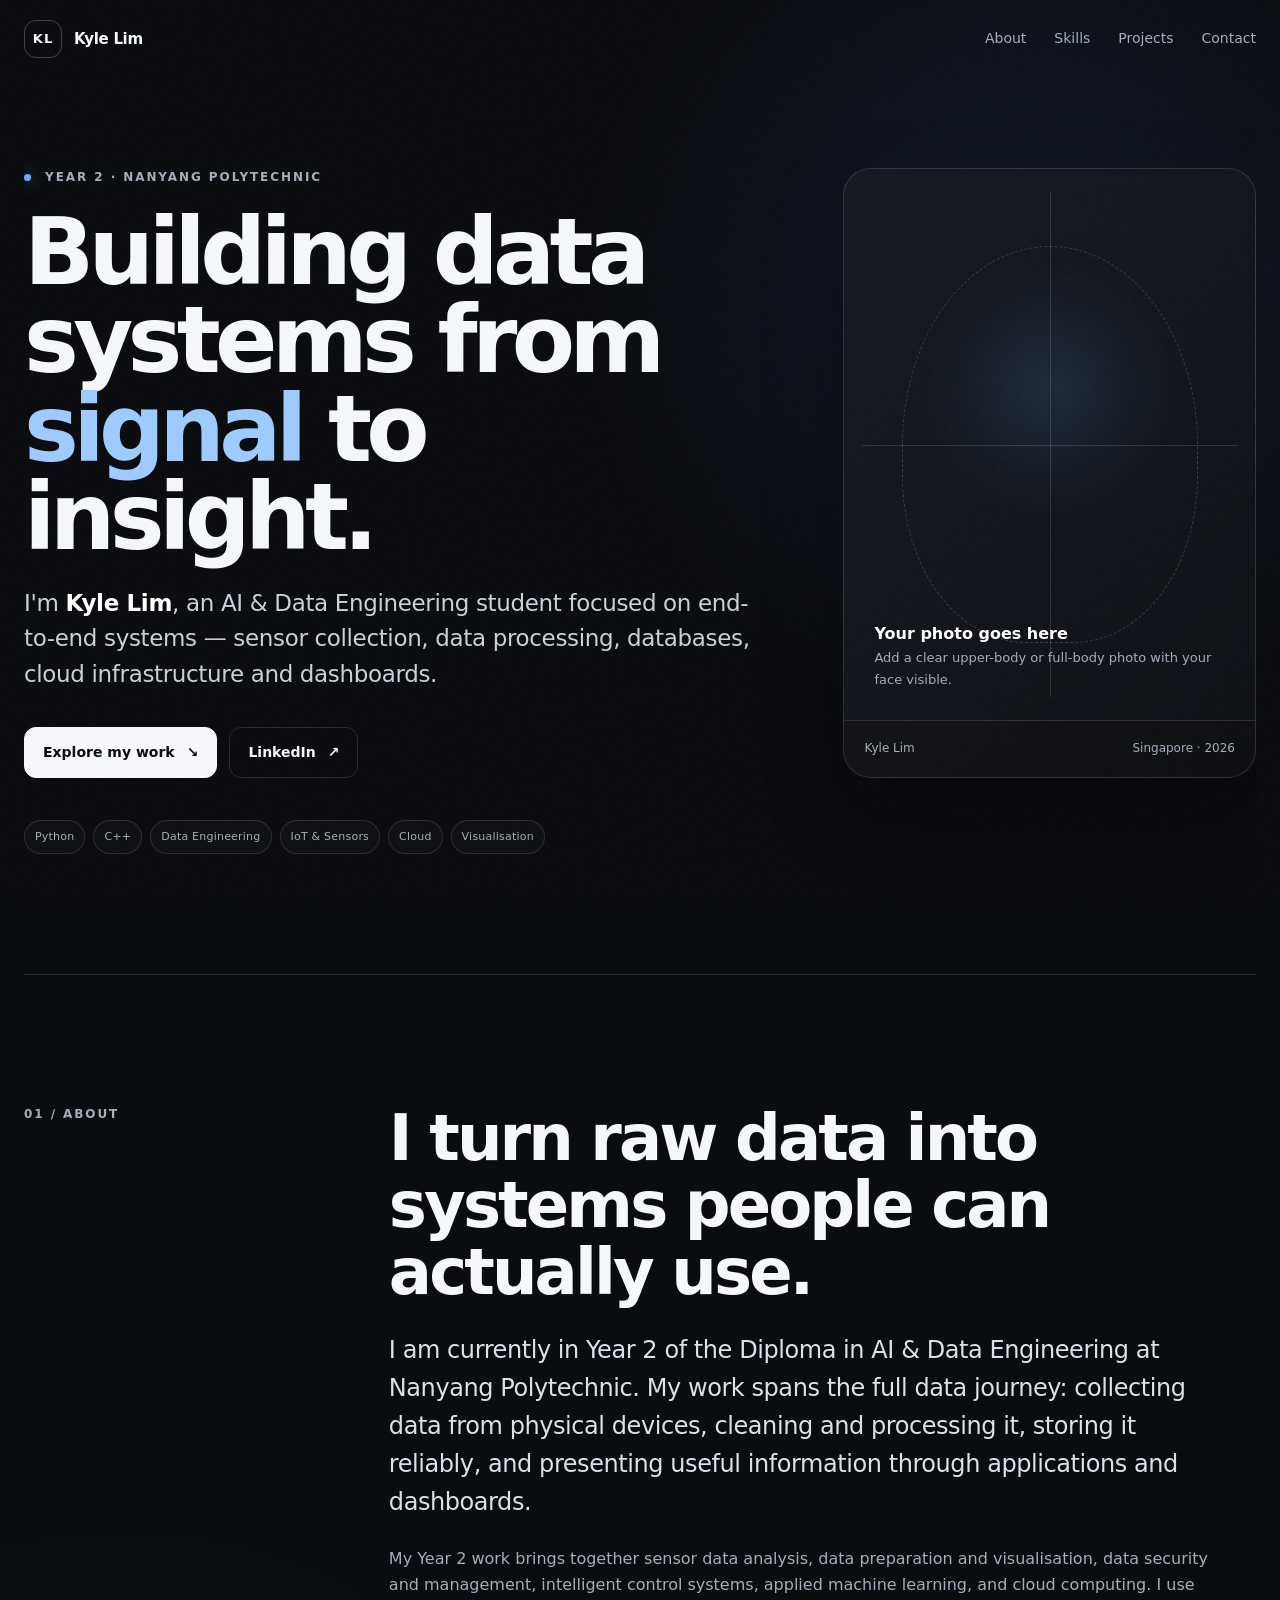
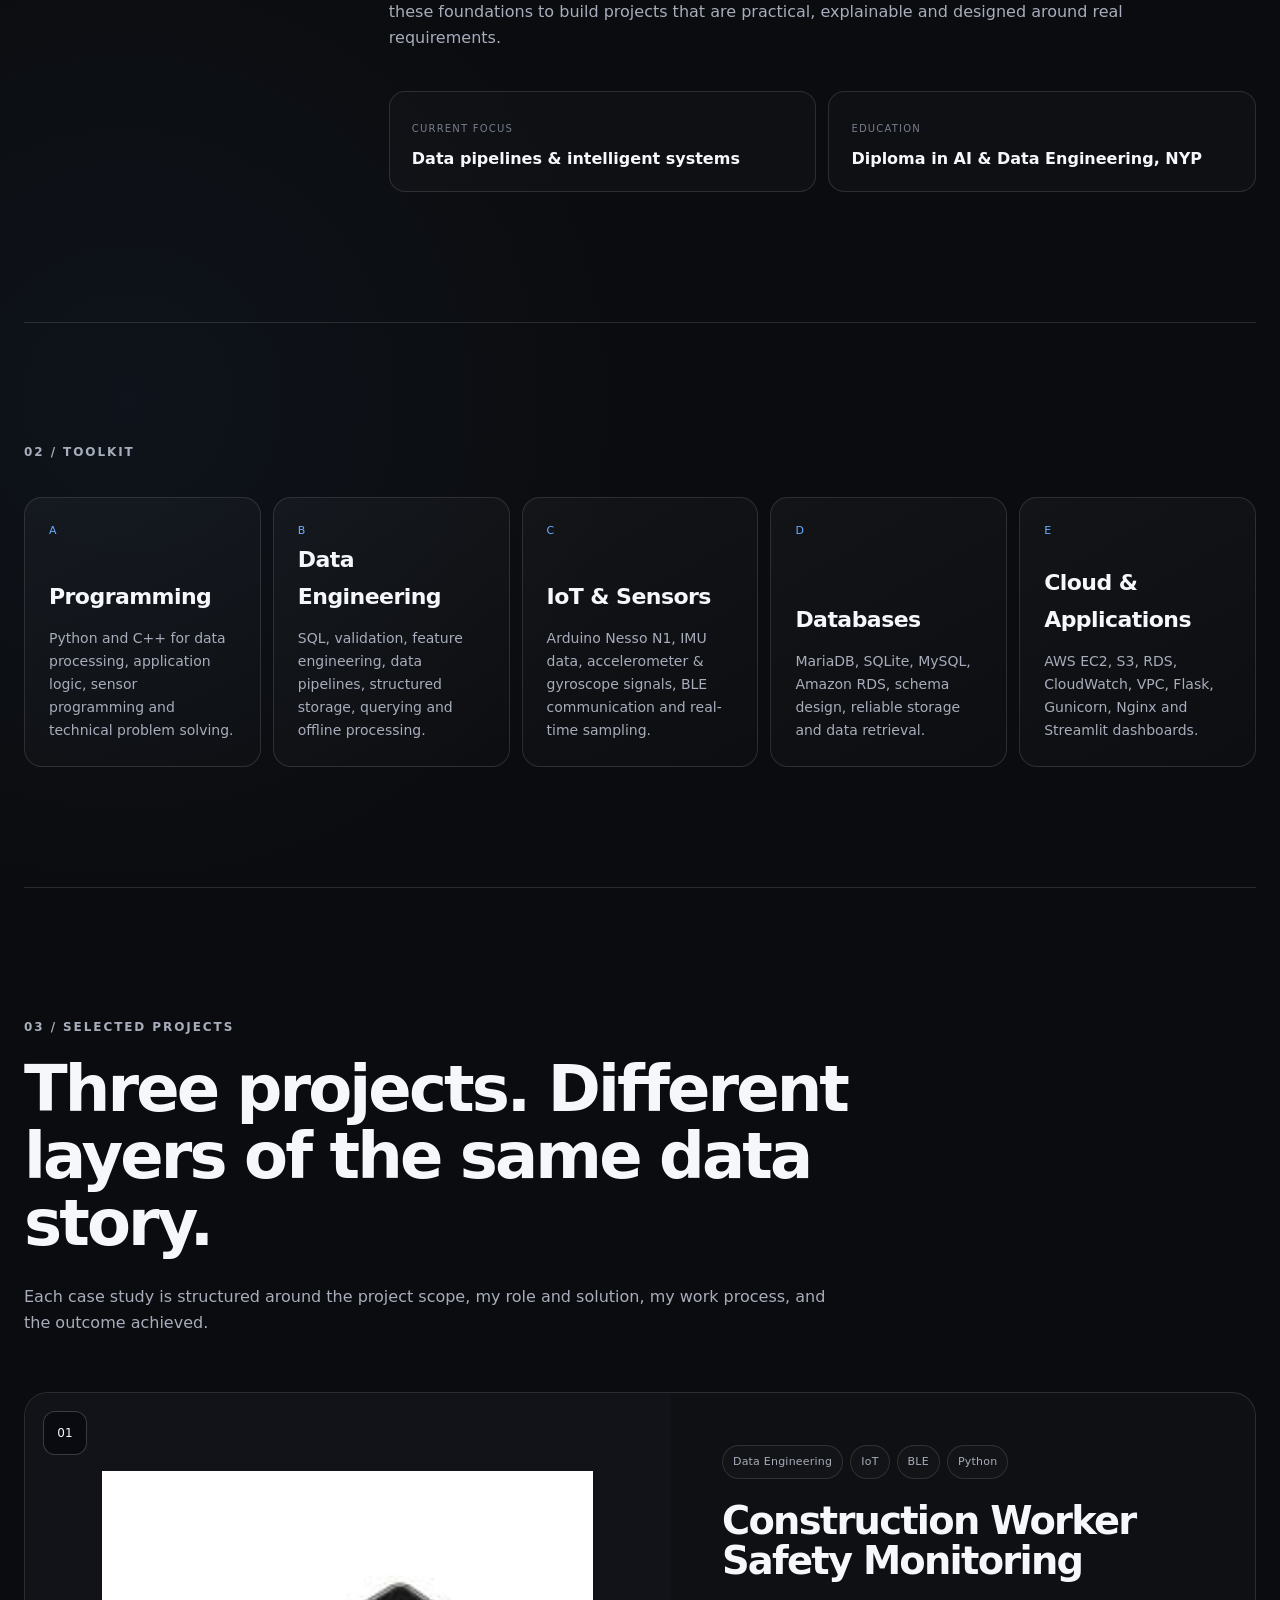
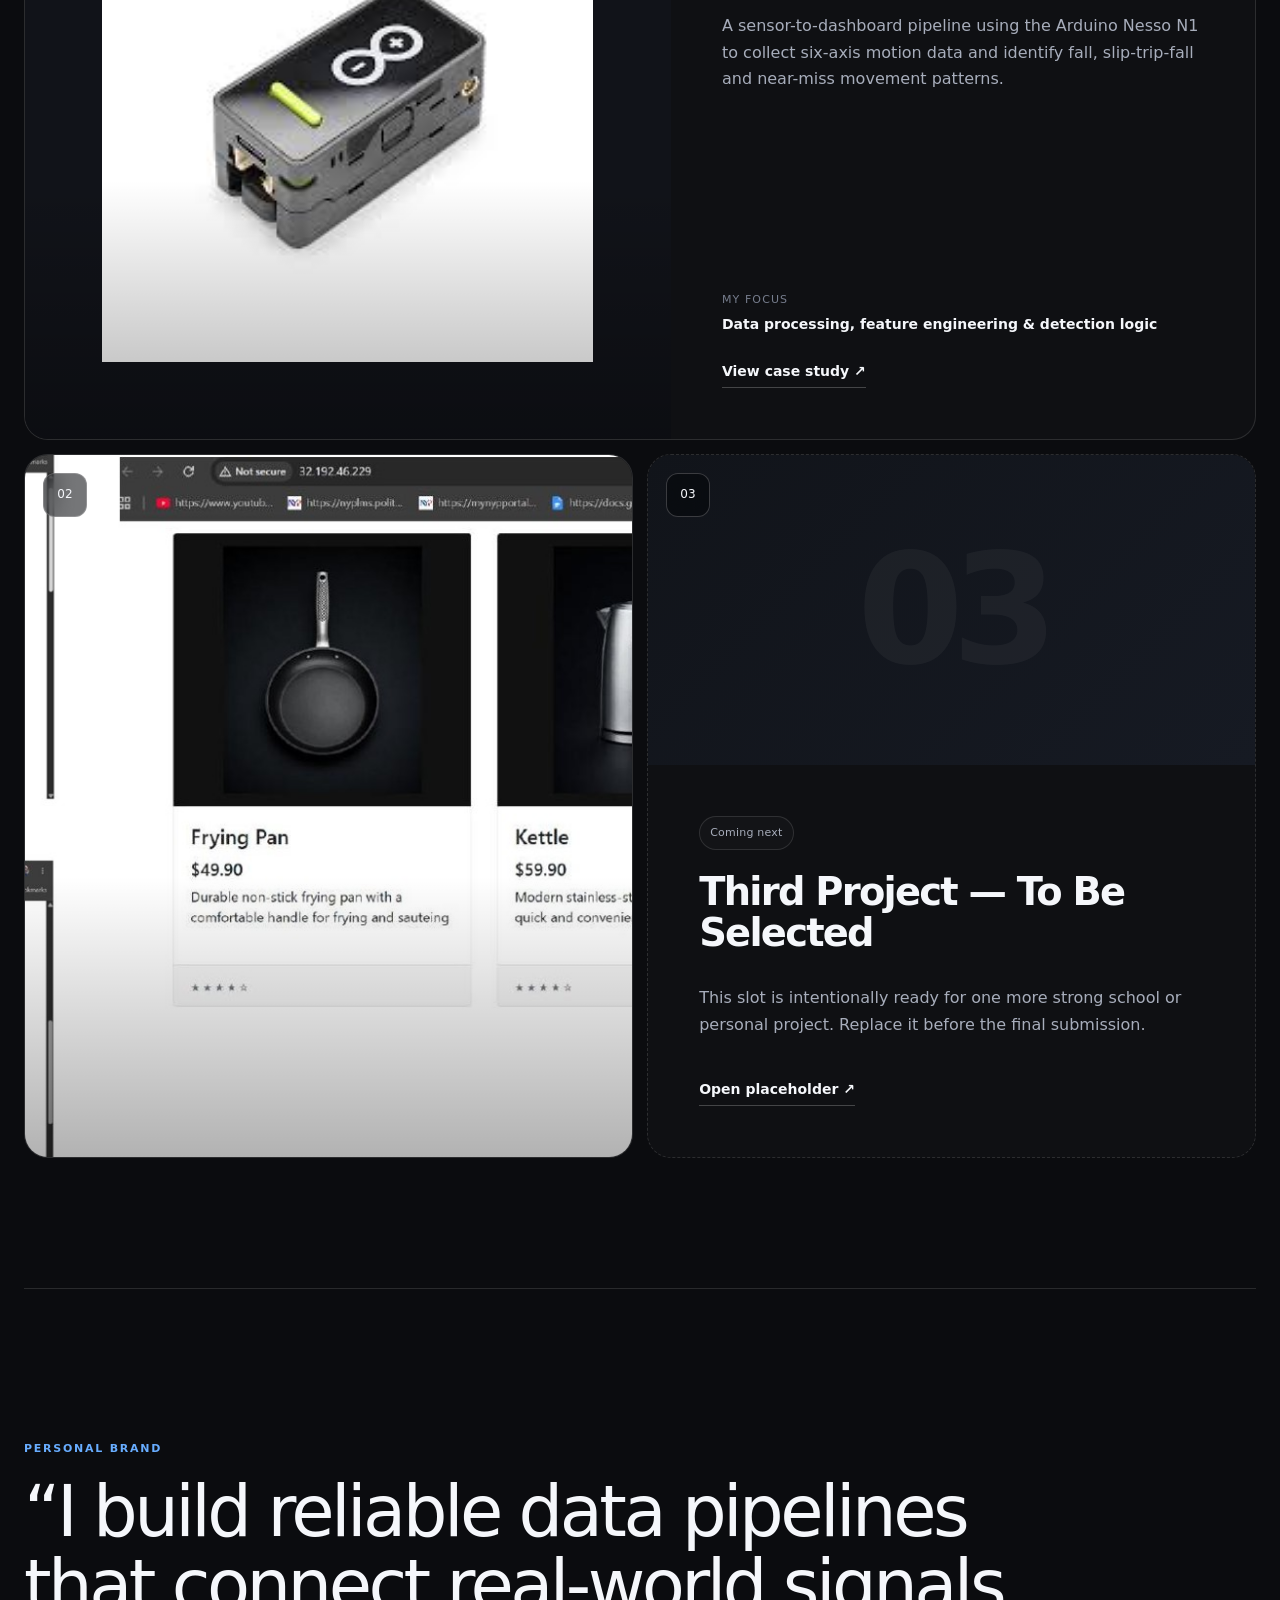
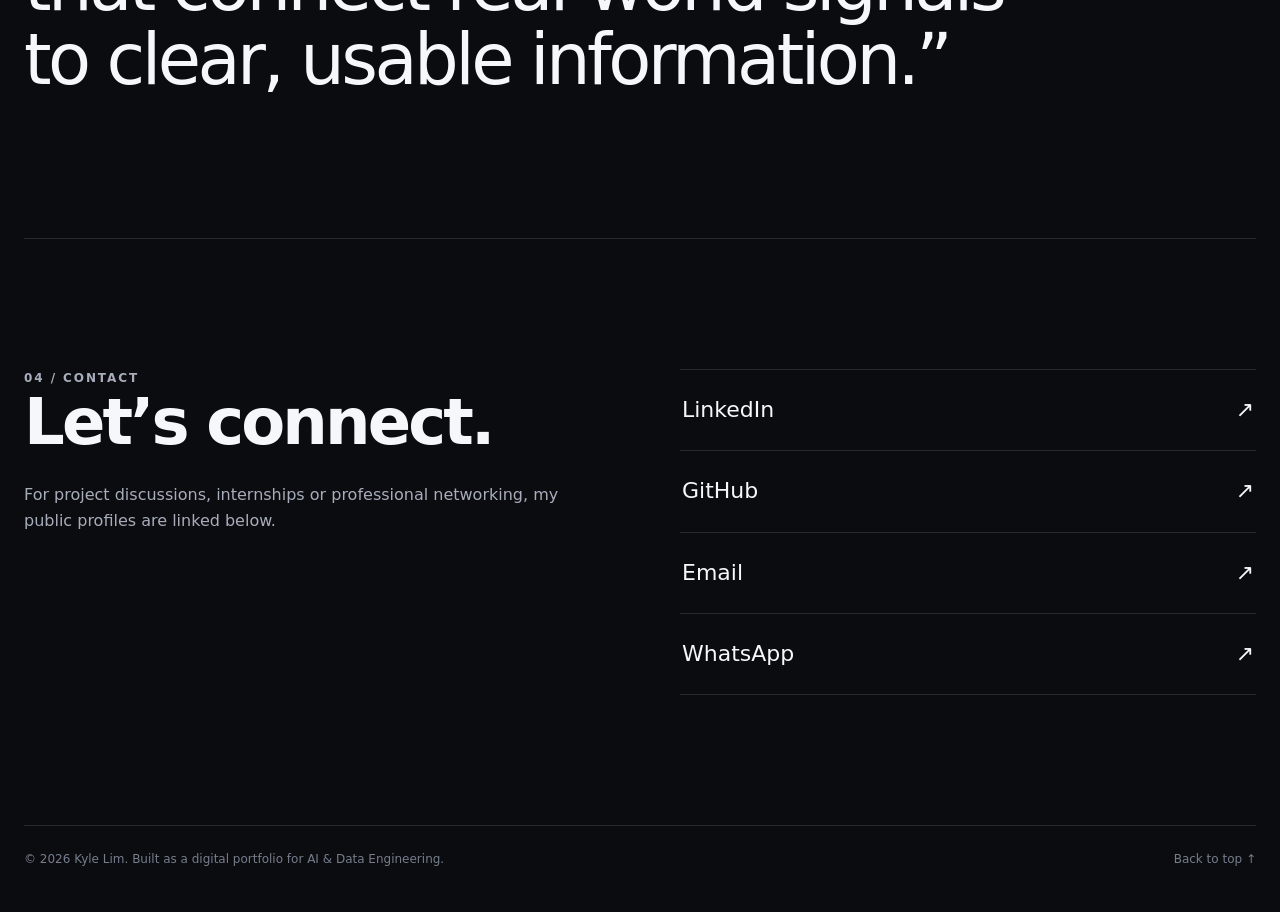
<file: index.html>
<!doctype html>
<html lang="en">
<head>
  <meta charset="utf-8">
  <meta name="viewport" content="width=device-width, initial-scale=1">
  <meta name="description" content="Kyle Lim — Year 2 AI & Data Engineering student at Nanyang Polytechnic. Portfolio featuring sensor data engineering, cloud computing and software projects.">
  <meta name="theme-color" content="#0b0c0f">
  <title>Kyle Lim — AI & Data Engineering</title>
  <link rel="icon" href="favicon.svg" type="image/svg+xml">
  <link rel="stylesheet" href="styles.css">
  <script src="profile-config.js" defer></script>
  <script src="script.js" defer></script>
</head>
<body>
  <a class="skip-link" href="#main">Skip to content</a>
  <div class="noise" aria-hidden="true"></div>

  <header class="site-header" data-header>
    <a class="brand" href="index.html" aria-label="Kyle Lim home">
      <span class="brand-mark">KL</span>
      <span class="brand-name">Kyle Lim</span>
    </a>
    <button class="menu-toggle" type="button" aria-label="Open navigation" aria-expanded="false" data-menu-toggle>
      <span></span><span></span>
    </button>
    <nav class="site-nav" data-nav aria-label="Primary navigation">
      <a href="#about">About</a>
      <a href="#skills">Skills</a>
      <a href="#projects">Projects</a>
      <a href="#contact">Contact</a>
    </nav>
  </header>

  <main id="main">
    <section class="hero section-shell" aria-labelledby="hero-title">
      <div class="hero-grid" aria-hidden="true"></div>
      <div class="hero-copy reveal">
        <div class="eyebrow"><span class="status-dot"></span> Year 2 · Nanyang Polytechnic</div>
        <h1 id="hero-title">Building data systems from <span class="text-accent">signal</span> to insight.</h1>
        <p class="hero-lede">I'm <strong>Kyle Lim</strong>, an AI &amp; Data Engineering student focused on end-to-end systems — sensor collection, data processing, databases, cloud infrastructure and dashboards.</p>
        <div class="hero-actions">
          <a class="button button-primary" href="#projects">Explore my work <span aria-hidden="true">↘</span></a>
          <a class="button button-ghost profile-link" data-profile-link="linkedin" href="#" target="_blank" rel="noreferrer">LinkedIn <span aria-hidden="true">↗</span></a>
        </div>
        <div class="hero-proof" aria-label="Key areas">
          <span>Python</span><span>C++</span><span>Data Engineering</span><span>IoT &amp; Sensors</span><span>Cloud</span><span>Visualisation</span>
        </div>
      </div>

      <aside class="portrait-card reveal reveal-delay" aria-label="Profile photo placeholder">
        <div class="portrait-placeholder">
          <div class="portrait-crosshair" aria-hidden="true"></div>
          <p><strong>Your photo goes here</strong><br><span>Add a clear upper-body or full-body photo with your face visible.</span></p>
        </div>
        <div class="portrait-meta">
          <span>Kyle Lim</span>
          <span>Singapore · 2026</span>
        </div>
      </aside>
    </section>

    <section id="about" class="section-shell split-section">
      <div class="section-kicker reveal">01 / ABOUT</div>
      <div class="section-content reveal">
        <h2>I turn raw data into systems people can actually use.</h2>
        <p class="large-copy">I am currently in Year 2 of the Diploma in AI &amp; Data Engineering at Nanyang Polytechnic. My work spans the full data journey: collecting data from physical devices, cleaning and processing it, storing it reliably, and presenting useful information through applications and dashboards.</p>
        <p>My Year 2 work brings together sensor data analysis, data preparation and visualisation, data security and management, intelligent control systems, applied machine learning, and cloud computing. I use these foundations to build projects that are practical, explainable and designed around real requirements.</p>
        <div class="about-cards">
          <div class="mini-card"><span class="mini-label">Current focus</span><strong>Data pipelines &amp; intelligent systems</strong></div>
          <div class="mini-card"><span class="mini-label">Education</span><strong>Diploma in AI &amp; Data Engineering, NYP</strong></div>
        </div>
      </div>
    </section>

    <section id="skills" class="section-shell skills-section">
      <div class="section-kicker reveal">02 / TOOLKIT</div>
      <div class="skills-grid">
        <article class="skill-card reveal">
          <span class="skill-index">A</span>
          <h3>Programming</h3>
          <p>Python and C++ for data processing, application logic, sensor programming and technical problem solving.</p>
        </article>
        <article class="skill-card reveal reveal-delay-1">
          <span class="skill-index">B</span>
          <h3>Data Engineering</h3>
          <p>SQL, validation, feature engineering, data pipelines, structured storage, querying and offline processing.</p>
        </article>
        <article class="skill-card reveal reveal-delay-2">
          <span class="skill-index">C</span>
          <h3>IoT &amp; Sensors</h3>
          <p>Arduino Nesso N1, IMU data, accelerometer &amp; gyroscope signals, BLE communication and real-time sampling.</p>
        </article>
        <article class="skill-card reveal reveal-delay-3">
          <span class="skill-index">D</span>
          <h3>Databases</h3>
          <p>MariaDB, SQLite, MySQL, Amazon RDS, schema design, reliable storage and data retrieval.</p>
        </article>
        <article class="skill-card reveal reveal-delay-3">
          <span class="skill-index">E</span>
          <h3>Cloud &amp; Applications</h3>
          <p>AWS EC2, S3, RDS, CloudWatch, VPC, Flask, Gunicorn, Nginx and Streamlit dashboards.</p>
        </article>
      </div>
    </section>

    <section id="projects" class="section-shell projects-section">
      <div class="section-heading reveal">
        <div class="section-kicker">03 / SELECTED PROJECTS</div>
        <h2>Three projects. Different layers of the same data story.</h2>
        <p>Each case study is structured around the project scope, my role and solution, my work process, and the outcome achieved.</p>
      </div>

      <article class="project-card project-card-featured reveal">
        <a class="project-media" href="nesso.html" aria-label="Open Nesso N1 project case study">
          <img src="nesso-device.png" alt="Arduino Nesso N1 device used for the worker safety monitoring project">
          <div class="project-media-overlay"></div>
          <span class="project-number">01</span>
        </a>
        <div class="project-info">
          <div class="project-tags"><span>Data Engineering</span><span>IoT</span><span>BLE</span><span>Python</span></div>
          <h3><a href="nesso.html">Construction Worker Safety Monitoring</a></h3>
          <p>A sensor-to-dashboard pipeline using the Arduino Nesso N1 to collect six-axis motion data and identify fall, slip-trip-fall and near-miss movement patterns.</p>
          <div class="project-role"><span>My focus</span><strong>Data processing, feature engineering &amp; detection logic</strong></div>
          <a class="text-link" href="nesso.html">View case study <span aria-hidden="true">↗</span></a>
        </div>
      </article>

      <div class="project-grid-two">
        <article class="project-card project-card-compact reveal">
          <a class="project-media cloud-media" href="cloud.html" aria-label="Open AWS cloud project case study">
            <img src="cloud-storefront.jpg" alt="Cloud-hosted kitchenware e-commerce catalogue displayed in a browser">
            <div class="project-media-overlay"></div>
            <span class="project-number">02</span>
          </a>
          <div class="project-info">
            <div class="project-tags"><span>AWS</span><span>Flask</span><span>RDS</span><span>S3</span></div>
            <h3><a href="cloud.html">Cloud E-commerce Application</a></h3>
            <p>A cost-aware AWS architecture for a nine-product kitchenware catalogue using EC2, RDS, S3 and the Well-Architected Framework.</p>
            <a class="text-link" href="cloud.html">View case study <span aria-hidden="true">↗</span></a>
          </div>
        </article>

        <article class="project-card project-card-compact project-placeholder reveal reveal-delay-1">
          <a class="project-media placeholder-media" href="project3.html" aria-label="Open project three placeholder">
            <div class="placeholder-symbol" aria-hidden="true">03</div>
            <span class="project-number">03</span>
          </a>
          <div class="project-info">
            <div class="project-tags"><span>Coming next</span></div>
            <h3><a href="project3.html">Third Project — To Be Selected</a></h3>
            <p>This slot is intentionally ready for one more strong school or personal project. Replace it before the final submission.</p>
            <a class="text-link" href="project3.html">Open placeholder <span aria-hidden="true">↗</span></a>
          </div>
        </article>
      </div>
    </section>

    <section class="section-shell statement-section reveal">
      <p class="statement-label">PERSONAL BRAND</p>
      <blockquote>“I build reliable data pipelines that connect real-world signals to clear, usable information.”</blockquote>
    </section>

    <section id="contact" class="section-shell contact-section">
      <div class="contact-copy reveal">
        <div class="section-kicker">04 / CONTACT</div>
        <h2>Let’s connect.</h2>
        <p>For project discussions, internships or professional networking, my public profiles are linked below.</p>
      </div>
      <div class="contact-links reveal reveal-delay">
        <a class="contact-link profile-link" data-profile-link="linkedin" href="#" target="_blank" rel="noreferrer"><span>LinkedIn</span><span aria-hidden="true">↗</span></a>
        <a class="contact-link profile-link" data-profile-link="github" href="#" target="_blank" rel="noreferrer"><span>GitHub</span><span aria-hidden="true">↗</span></a>
        <a class="contact-link profile-link" data-profile-link="email" href="#"><span>Email</span><span aria-hidden="true">↗</span></a>
        <a class="contact-link profile-link" data-profile-link="whatsapp" href="#" target="_blank" rel="noreferrer"><span>WhatsApp</span><span aria-hidden="true">↗</span></a>
      </div>
    </section>
  </main>

  <footer class="site-footer section-shell">
    <p>© 2026 Kyle Lim. Built as a digital portfolio for AI &amp; Data Engineering.</p>
    <a href="#main">Back to top ↑</a>
  </footer>
</body>
</html>
</file>
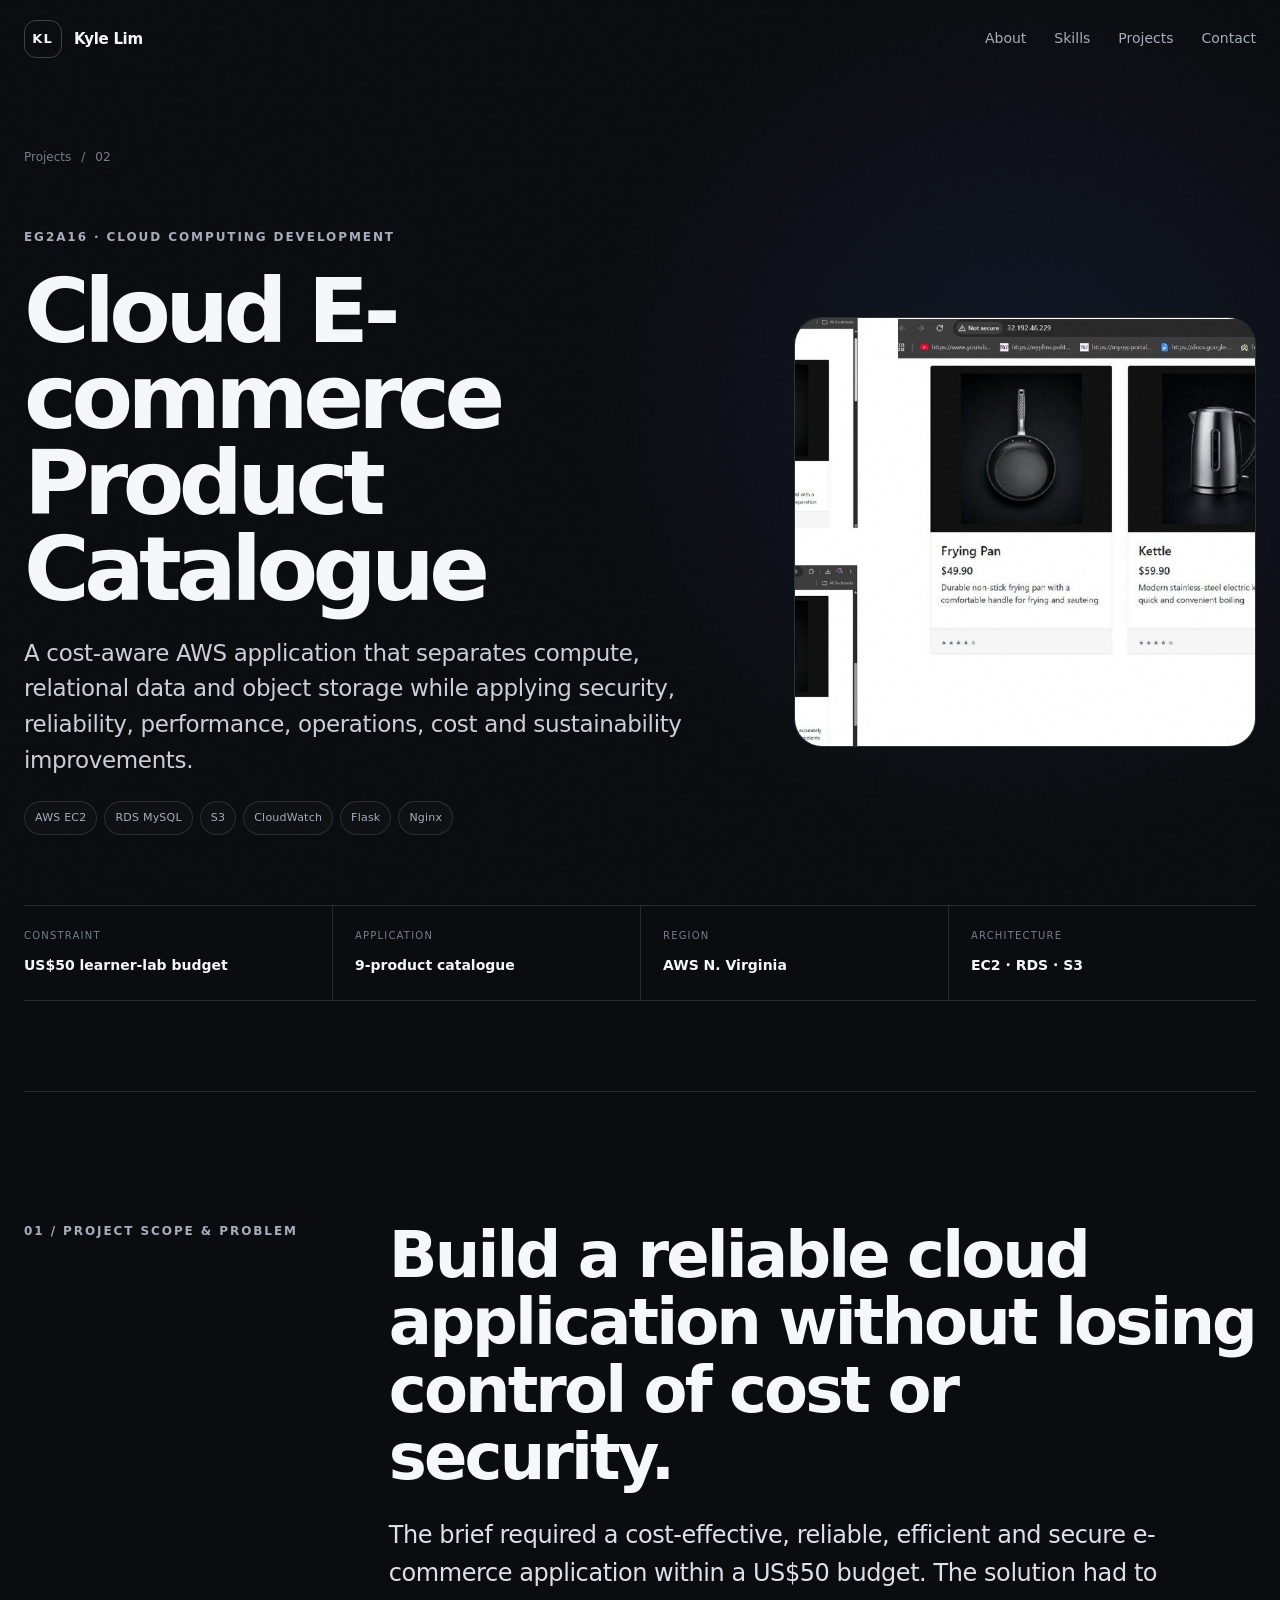
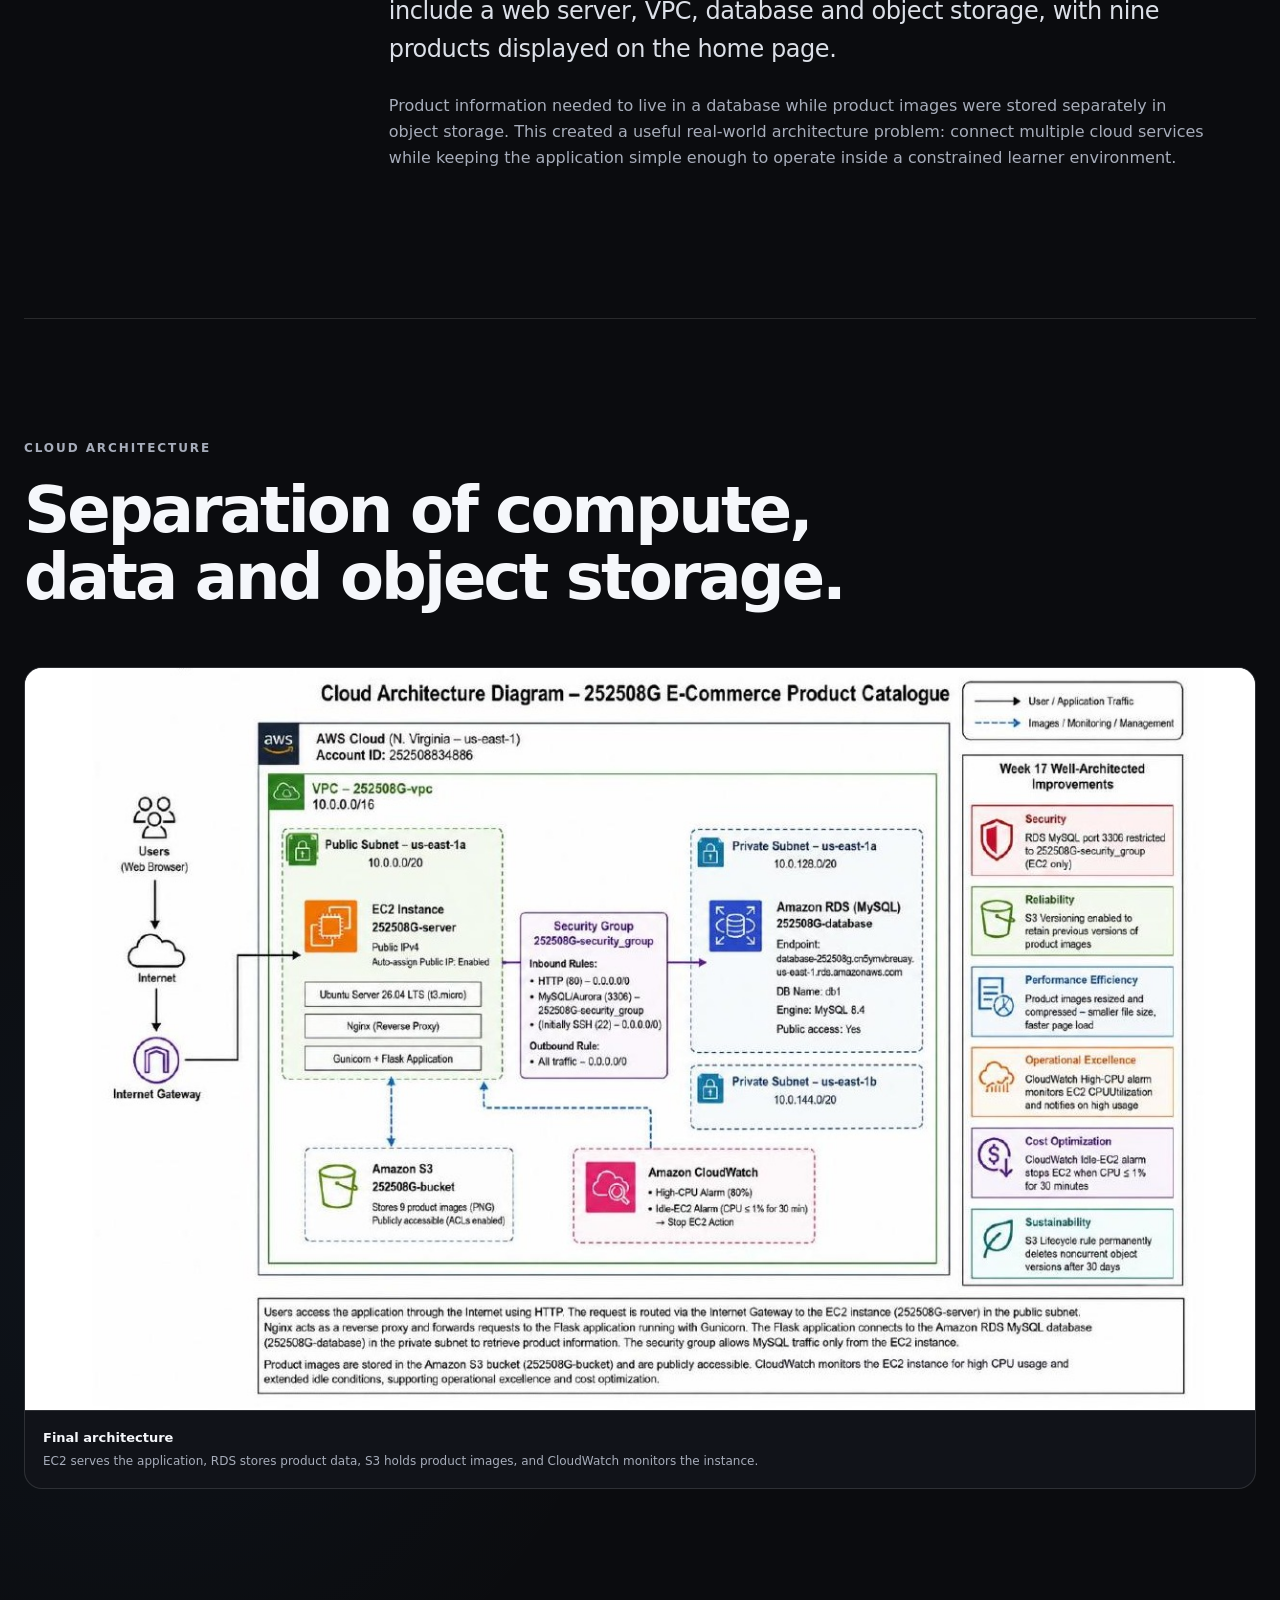
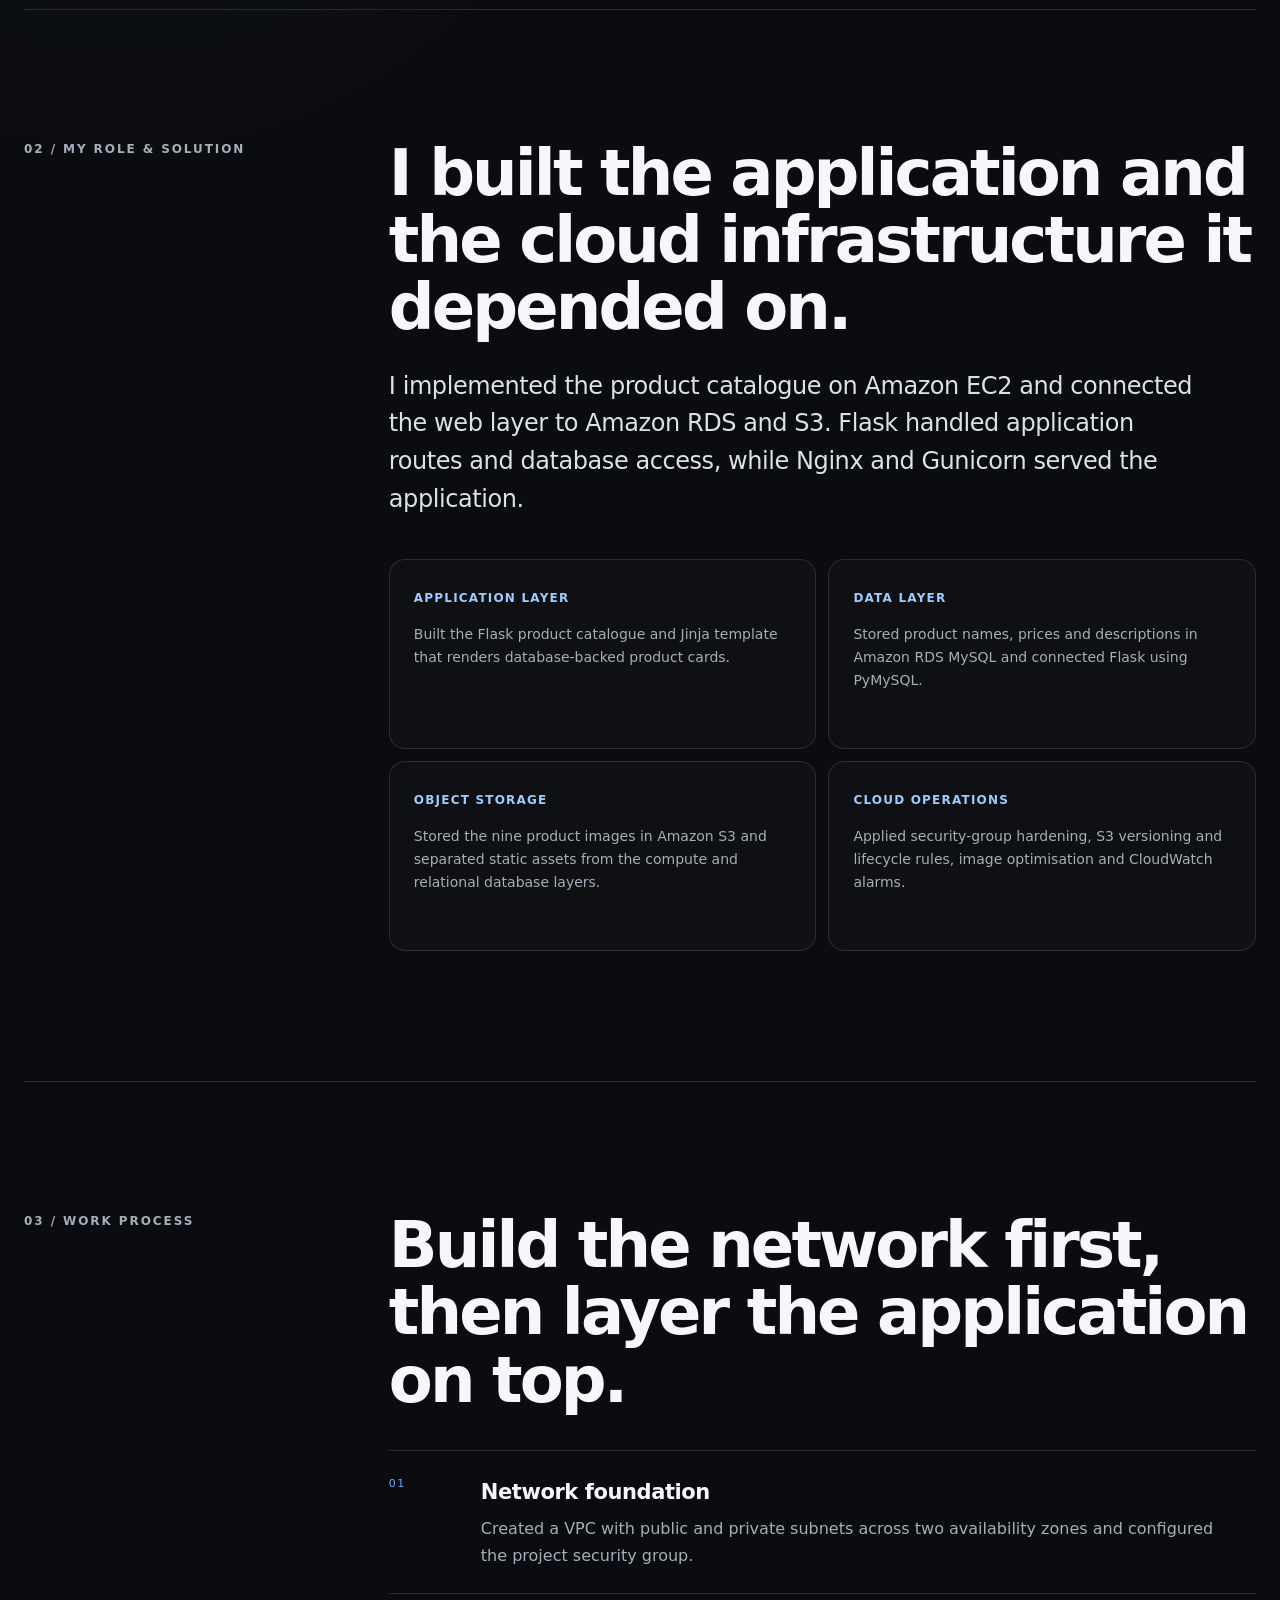
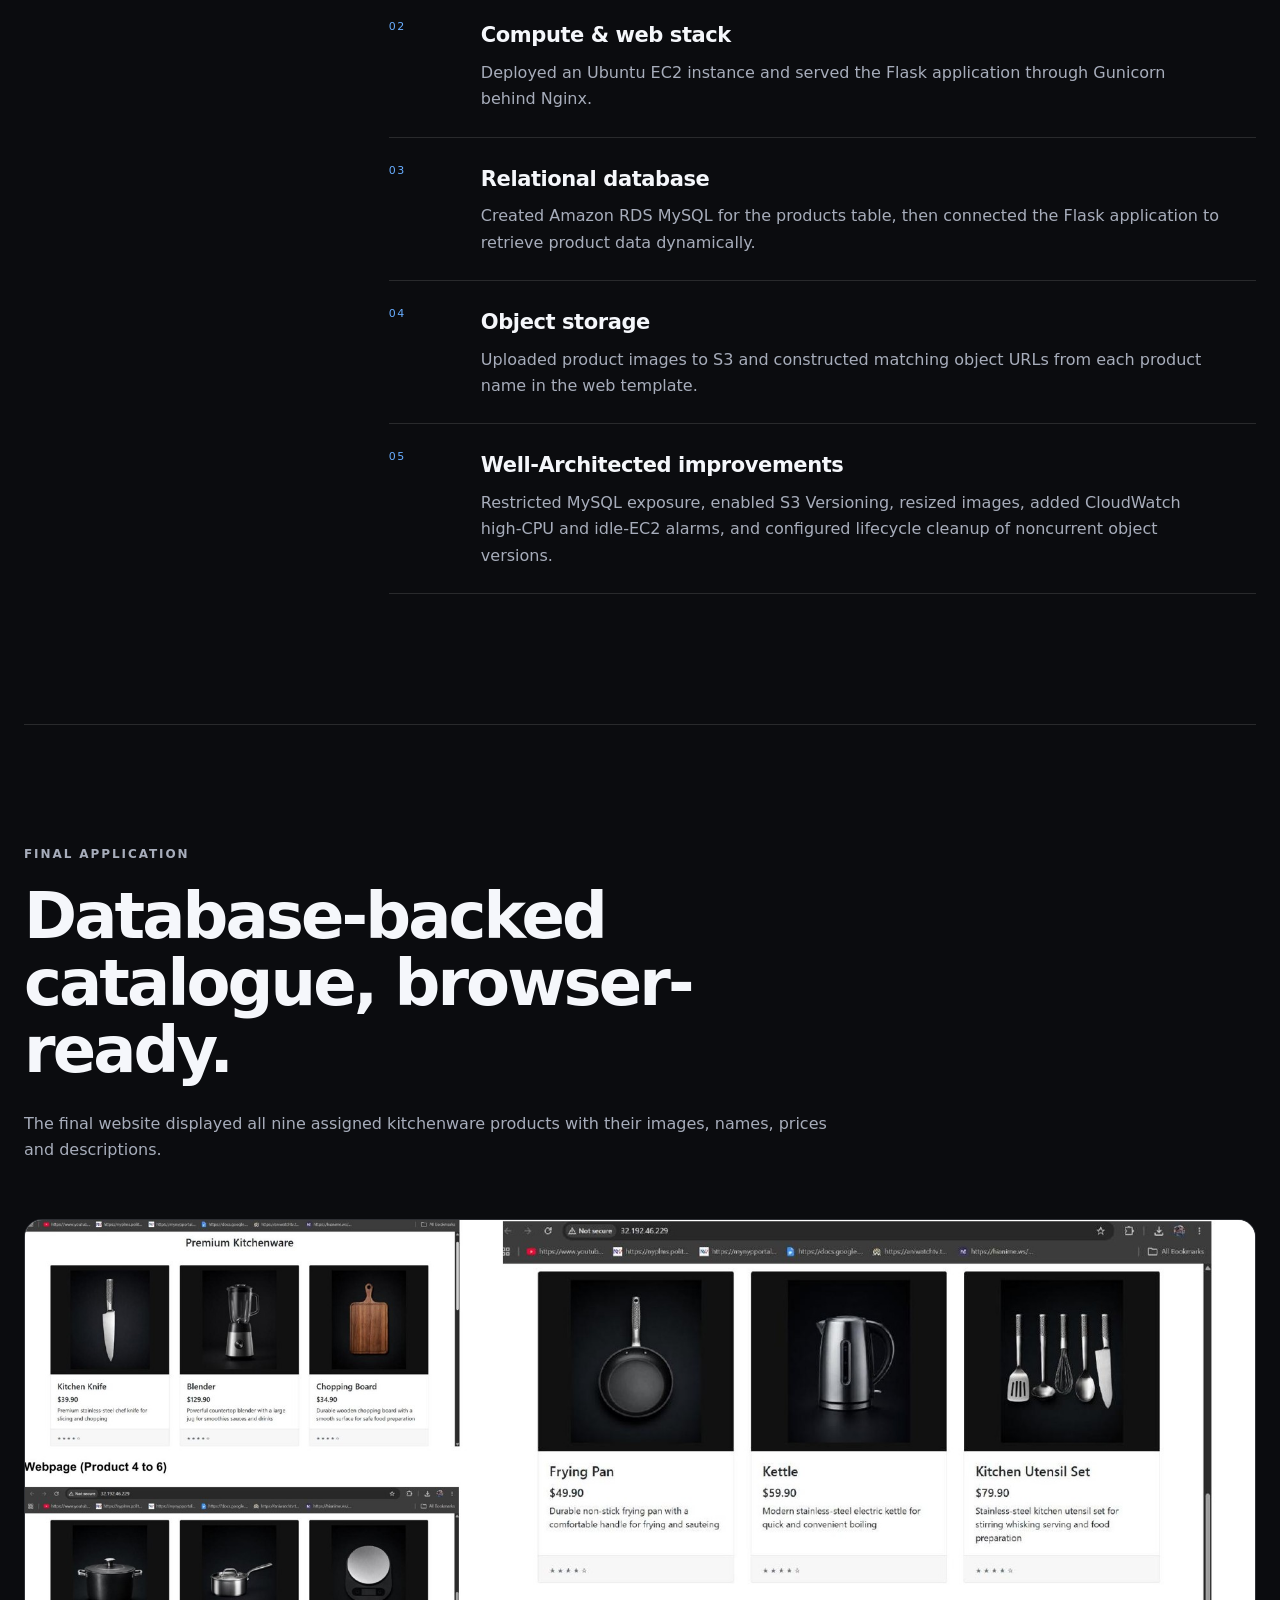
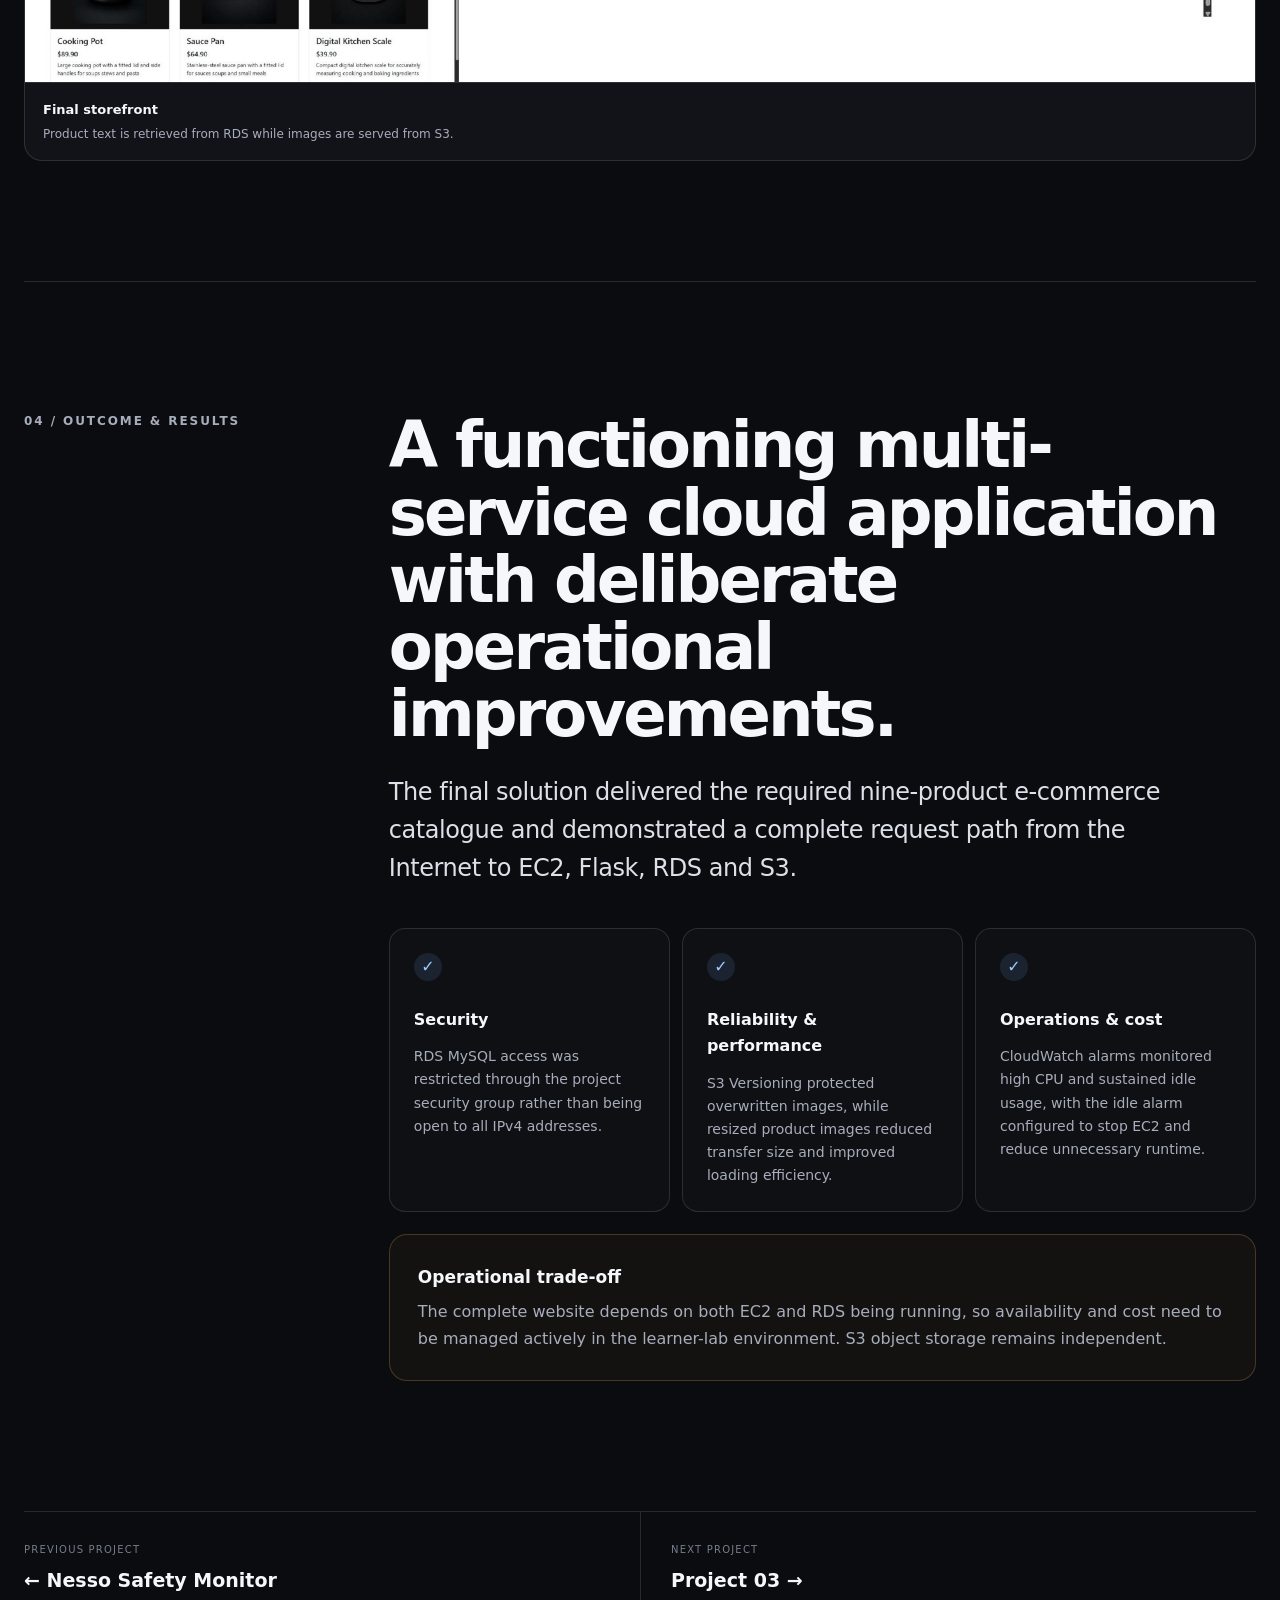
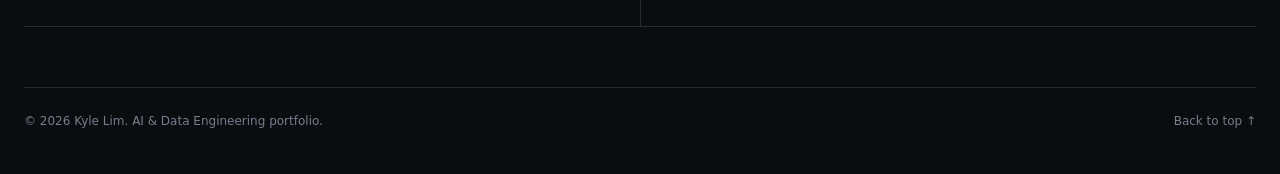
<file: cloud.html>
<!doctype html>
<html lang="en">
<head>
  <meta charset="utf-8">
  <meta name="viewport" content="width=device-width, initial-scale=1">
  <meta name="description" content="Kyle Lim's AWS cloud computing project — a secure, cost-aware e-commerce product catalogue using EC2, RDS, S3 and CloudWatch.">
  <meta name="theme-color" content="#0b0c0f">
  <title>Cloud E-commerce Application — Kyle Lim</title>
  <link rel="icon" href="favicon.svg" type="image/svg+xml">
  <link rel="stylesheet" href="styles.css">
  <script src="profile-config.js" defer></script>
  <script src="script.js" defer></script>
</head>
<body>
  <a class="skip-link" href="#main">Skip to content</a>
  <div class="noise" aria-hidden="true"></div>
  <header class="site-header" data-header>
    <a class="brand" href="index.html" aria-label="Kyle Lim home"><span class="brand-mark">KL</span><span class="brand-name">Kyle Lim</span></a>
    <button class="menu-toggle" type="button" aria-label="Open navigation" aria-expanded="false" data-menu-toggle><span></span><span></span></button>
    <nav class="site-nav" data-nav aria-label="Primary navigation"><a href="index.html#about">About</a><a href="index.html#skills">Skills</a><a href="index.html#projects">Projects</a><a href="index.html#contact">Contact</a></nav>
  </header>

  <main id="main">
    <section class="case-hero section-shell cloud-case">
      <div class="case-breadcrumb reveal"><a href="index.html#projects">Projects</a><span>/</span><span>02</span></div>
      <div class="case-hero-grid">
        <div class="reveal">
          <div class="eyebrow">EG2A16 · CLOUD COMPUTING DEVELOPMENT</div>
          <h1>Cloud E-commerce Product Catalogue</h1>
          <p class="case-deck">A cost-aware AWS application that separates compute, relational data and object storage while applying security, reliability, performance, operations, cost and sustainability improvements.</p>
          <div class="case-tags"><span>AWS EC2</span><span>RDS MySQL</span><span>S3</span><span>CloudWatch</span><span>Flask</span><span>Nginx</span></div>
        </div>
        <div class="case-hero-visual case-hero-browser reveal reveal-delay">
          <img src="cloud-storefront.jpg" alt="Nine-product kitchenware e-commerce catalogue hosted using AWS services">
        </div>
      </div>
      <div class="case-facts reveal">
        <div><span>Constraint</span><strong>US$50 learner-lab budget</strong></div>
        <div><span>Application</span><strong>9-product catalogue</strong></div>
        <div><span>Region</span><strong>AWS N. Virginia</strong></div>
        <div><span>Architecture</span><strong>EC2 · RDS · S3</strong></div>
      </div>
    </section>

    <section class="case-section section-shell">
      <div class="case-label reveal">01 / PROJECT SCOPE &amp; PROBLEM</div>
      <div class="case-copy reveal">
        <h2>Build a reliable cloud application without losing control of cost or security.</h2>
        <p class="large-copy">The brief required a cost-effective, reliable, efficient and secure e-commerce application within a US$50 budget. The solution had to include a web server, VPC, database and object storage, with nine products displayed on the home page.</p>
        <p>Product information needed to live in a database while product images were stored separately in object storage. This created a useful real-world architecture problem: connect multiple cloud services while keeping the application simple enough to operate inside a constrained learner environment.</p>
      </div>
    </section>

    <section class="media-section section-shell">
      <div class="section-heading reveal"><div class="section-kicker">CLOUD ARCHITECTURE</div><h2>Separation of compute, data and object storage.</h2></div>
      <figure class="media-card media-card-architecture reveal" data-lightbox>
        <img src="cloud-architecture.jpg" alt="AWS architecture diagram showing VPC, EC2, RDS, S3, CloudWatch and security controls">
        <figcaption><strong>Final architecture</strong><span>EC2 serves the application, RDS stores product data, S3 holds product images, and CloudWatch monitors the instance.</span></figcaption>
      </figure>
    </section>

    <section class="case-section section-shell">
      <div class="case-label reveal">02 / MY ROLE &amp; SOLUTION</div>
      <div class="case-copy reveal">
        <h2>I built the application and the cloud infrastructure it depended on.</h2>
        <p class="large-copy">I implemented the product catalogue on Amazon EC2 and connected the web layer to Amazon RDS and S3. Flask handled application routes and database access, while Nginx and Gunicorn served the application.</p>
        <div class="role-grid">
          <article><span>Application layer</span><p>Built the Flask product catalogue and Jinja template that renders database-backed product cards.</p></article>
          <article><span>Data layer</span><p>Stored product names, prices and descriptions in Amazon RDS MySQL and connected Flask using PyMySQL.</p></article>
          <article><span>Object storage</span><p>Stored the nine product images in Amazon S3 and separated static assets from the compute and relational database layers.</p></article>
          <article><span>Cloud operations</span><p>Applied security-group hardening, S3 versioning and lifecycle rules, image optimisation and CloudWatch alarms.</p></article>
        </div>
      </div>
    </section>

    <section class="case-section section-shell">
      <div class="case-label reveal">03 / WORK PROCESS</div>
      <div class="case-copy reveal">
        <h2>Build the network first, then layer the application on top.</h2>
        <div class="process-list">
          <div class="process-step"><span>01</span><div><h3>Network foundation</h3><p>Created a VPC with public and private subnets across two availability zones and configured the project security group.</p></div></div>
          <div class="process-step"><span>02</span><div><h3>Compute &amp; web stack</h3><p>Deployed an Ubuntu EC2 instance and served the Flask application through Gunicorn behind Nginx.</p></div></div>
          <div class="process-step"><span>03</span><div><h3>Relational database</h3><p>Created Amazon RDS MySQL for the products table, then connected the Flask application to retrieve product data dynamically.</p></div></div>
          <div class="process-step"><span>04</span><div><h3>Object storage</h3><p>Uploaded product images to S3 and constructed matching object URLs from each product name in the web template.</p></div></div>
          <div class="process-step"><span>05</span><div><h3>Well-Architected improvements</h3><p>Restricted MySQL exposure, enabled S3 Versioning, resized images, added CloudWatch high-CPU and idle-EC2 alarms, and configured lifecycle cleanup of noncurrent object versions.</p></div></div>
        </div>
      </div>
    </section>

    <section class="media-section section-shell">
      <div class="section-heading reveal"><div class="section-kicker">FINAL APPLICATION</div><h2>Database-backed catalogue, browser-ready.</h2><p>The final website displayed all nine assigned kitchenware products with their images, names, prices and descriptions.</p></div>
      <figure class="media-card media-card-architecture reveal" data-lightbox>
        <img src="cloud-storefront.jpg" alt="Screenshots of the final nine-product kitchenware catalogue">
        <figcaption><strong>Final storefront</strong><span>Product text is retrieved from RDS while images are served from S3.</span></figcaption>
      </figure>
    </section>

    <section class="case-section section-shell">
      <div class="case-label reveal">04 / OUTCOME &amp; RESULTS</div>
      <div class="case-copy reveal">
        <h2>A functioning multi-service cloud application with deliberate operational improvements.</h2>
        <p class="large-copy">The final solution delivered the required nine-product e-commerce catalogue and demonstrated a complete request path from the Internet to EC2, Flask, RDS and S3.</p>
        <div class="outcome-grid">
          <article><span class="outcome-icon">✓</span><strong>Security</strong><p>RDS MySQL access was restricted through the project security group rather than being open to all IPv4 addresses.</p></article>
          <article><span class="outcome-icon">✓</span><strong>Reliability &amp; performance</strong><p>S3 Versioning protected overwritten images, while resized product images reduced transfer size and improved loading efficiency.</p></article>
          <article><span class="outcome-icon">✓</span><strong>Operations &amp; cost</strong><p>CloudWatch alarms monitored high CPU and sustained idle usage, with the idle alarm configured to stop EC2 and reduce unnecessary runtime.</p></article>
        </div>
        <div class="limitations"><h3>Operational trade-off</h3><p>The complete website depends on both EC2 and RDS being running, so availability and cost need to be managed actively in the learner-lab environment. S3 object storage remains independent.</p></div>
      </div>
    </section>

    <nav class="next-project section-shell" aria-label="Project navigation">
      <a href="nesso.html"><span>Previous project</span><strong>← Nesso Safety Monitor</strong></a>
      <a href="project3.html"><span>Next project</span><strong>Project 03 →</strong></a>
    </nav>
  </main>
  <footer class="site-footer section-shell"><p>© 2026 Kyle Lim. AI &amp; Data Engineering portfolio.</p><a href="#main">Back to top ↑</a></footer>
  <div class="lightbox" data-lightbox-modal aria-hidden="true"><button type="button" aria-label="Close image" data-lightbox-close>×</button><img alt="Expanded project image" data-lightbox-image></div>
</body>
</html>
</file>
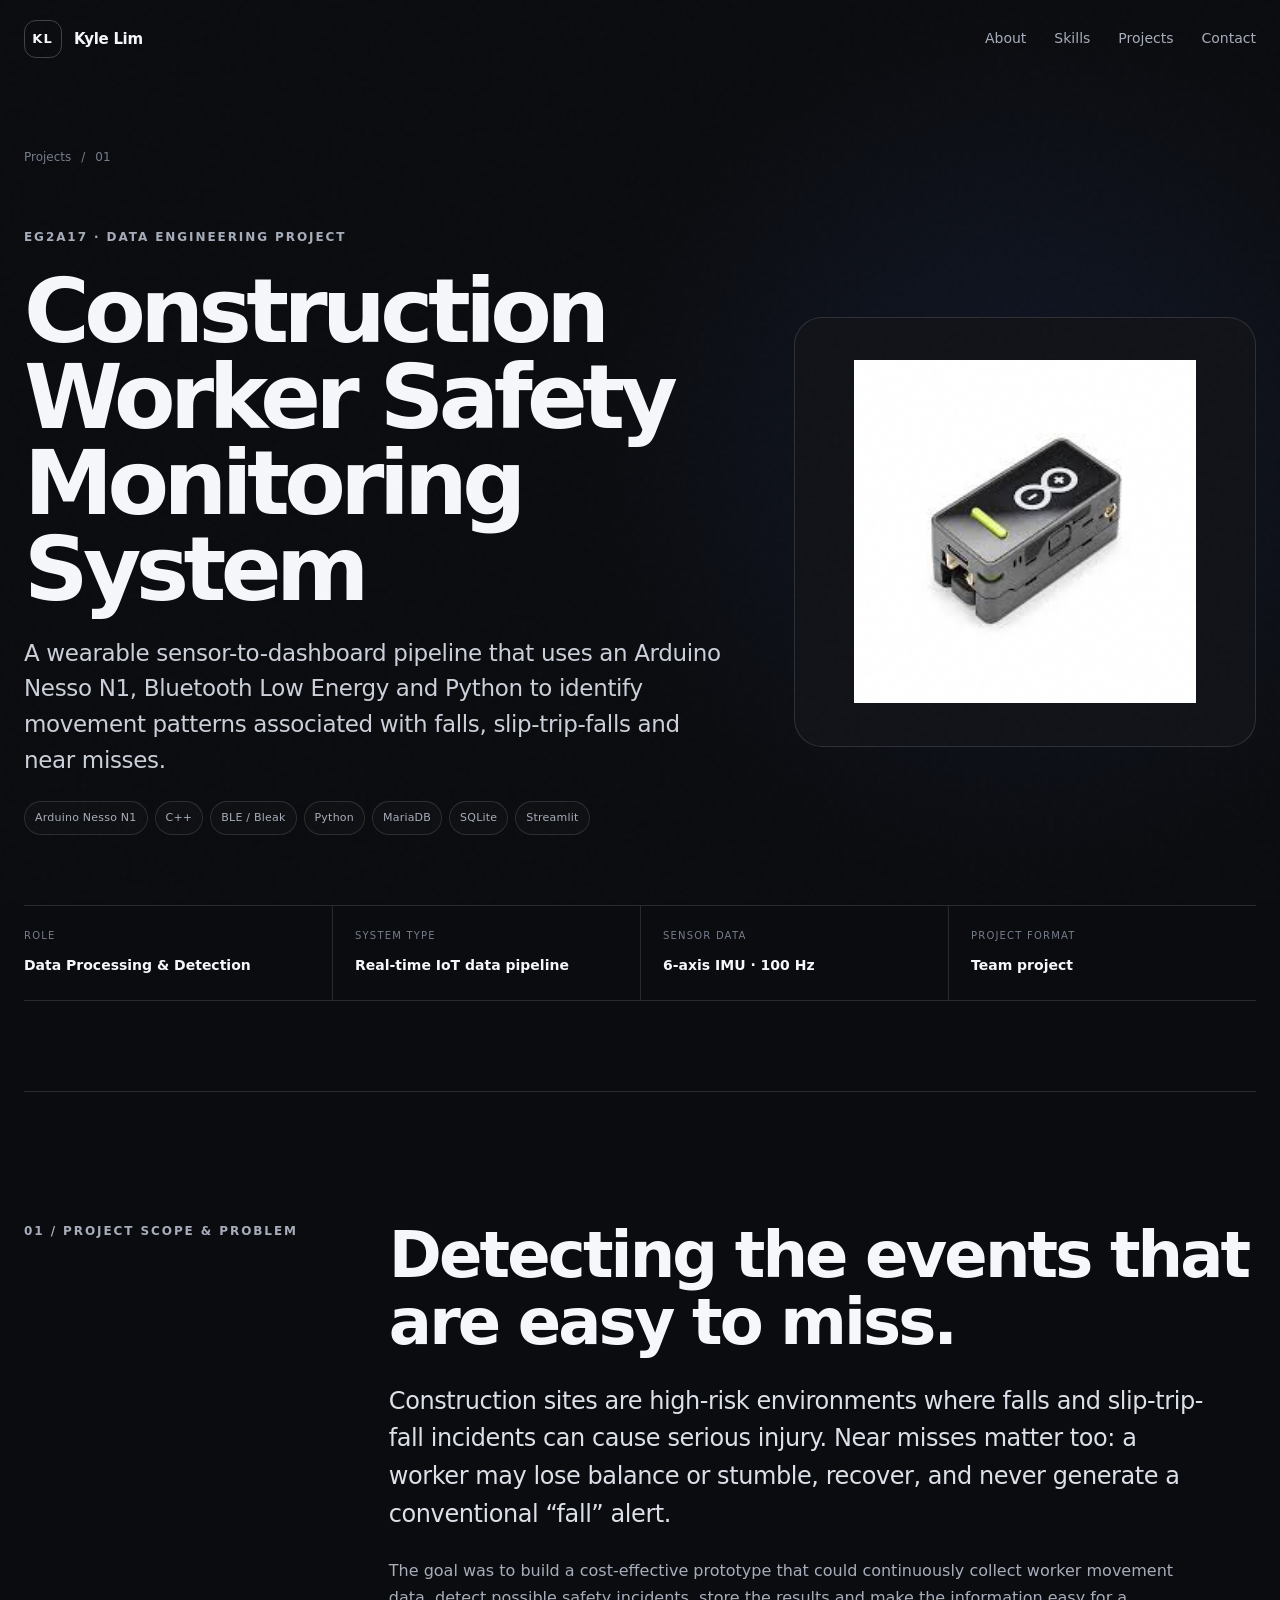
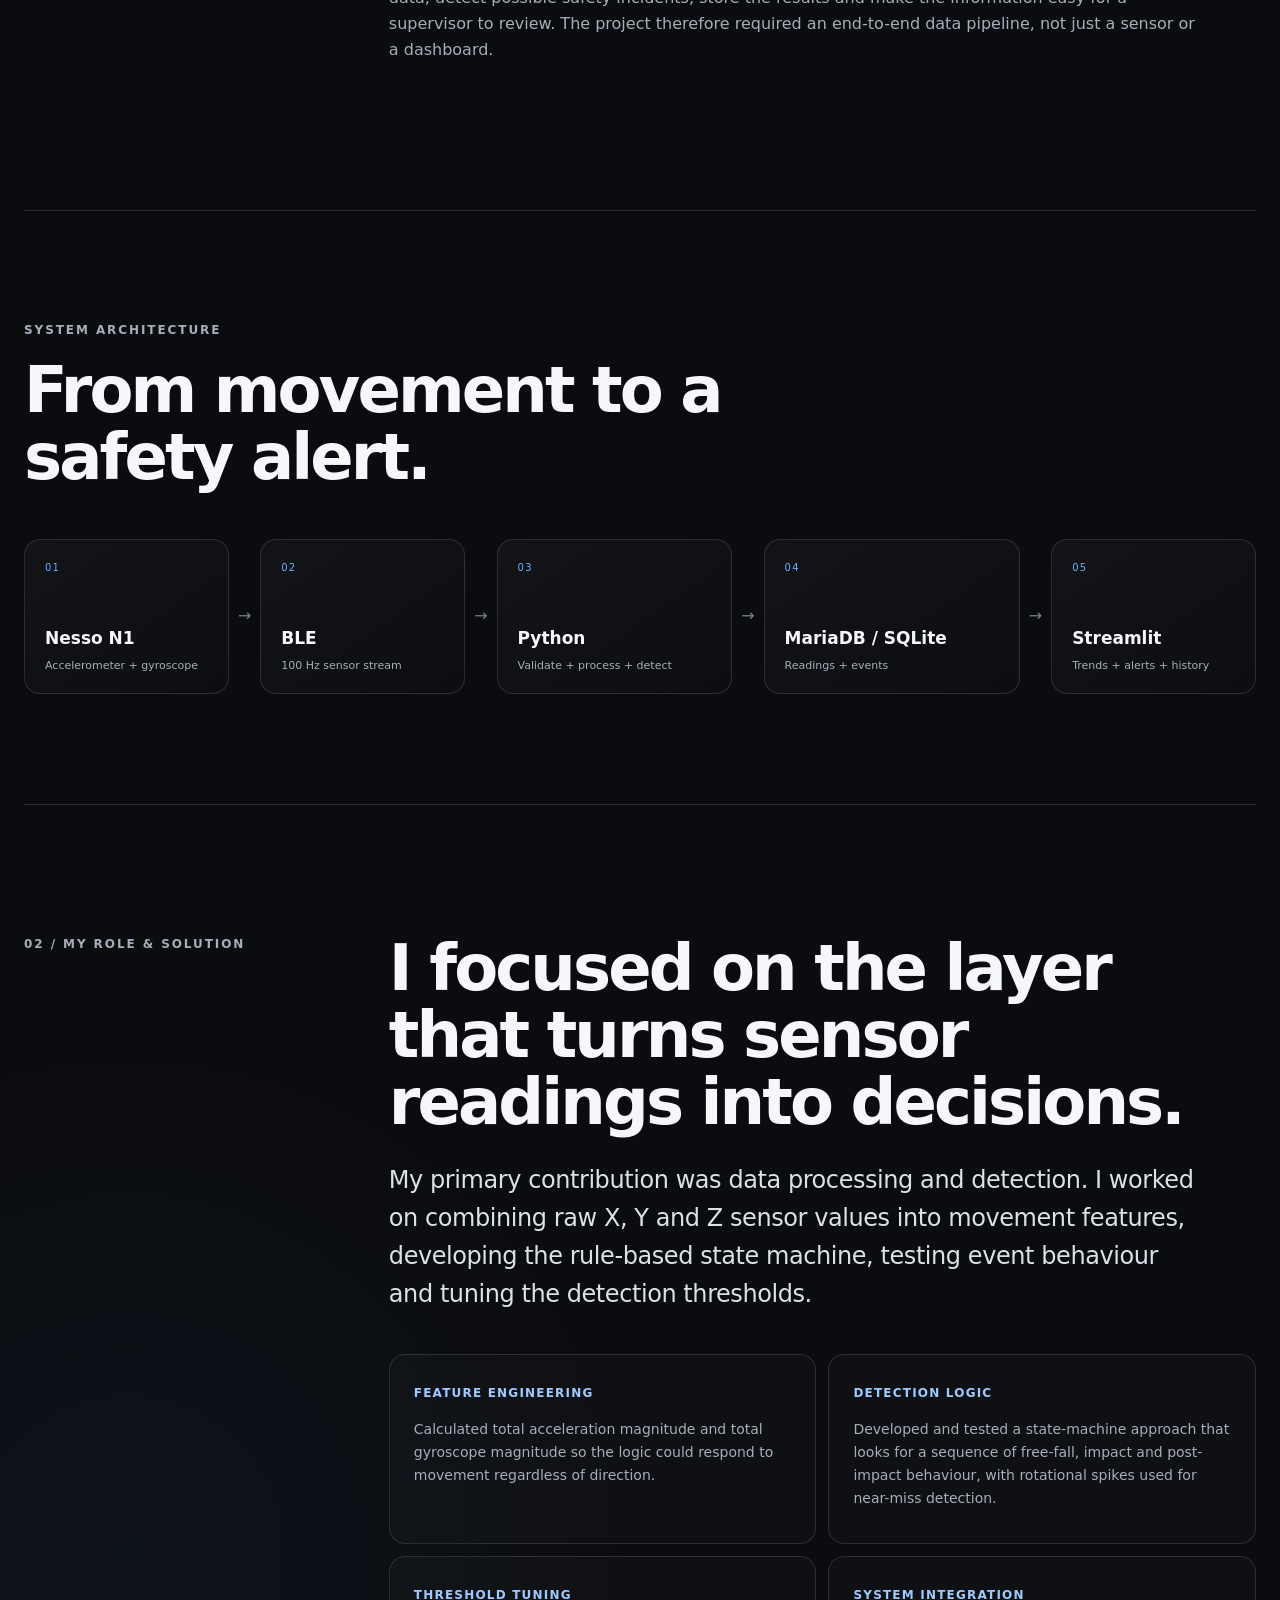
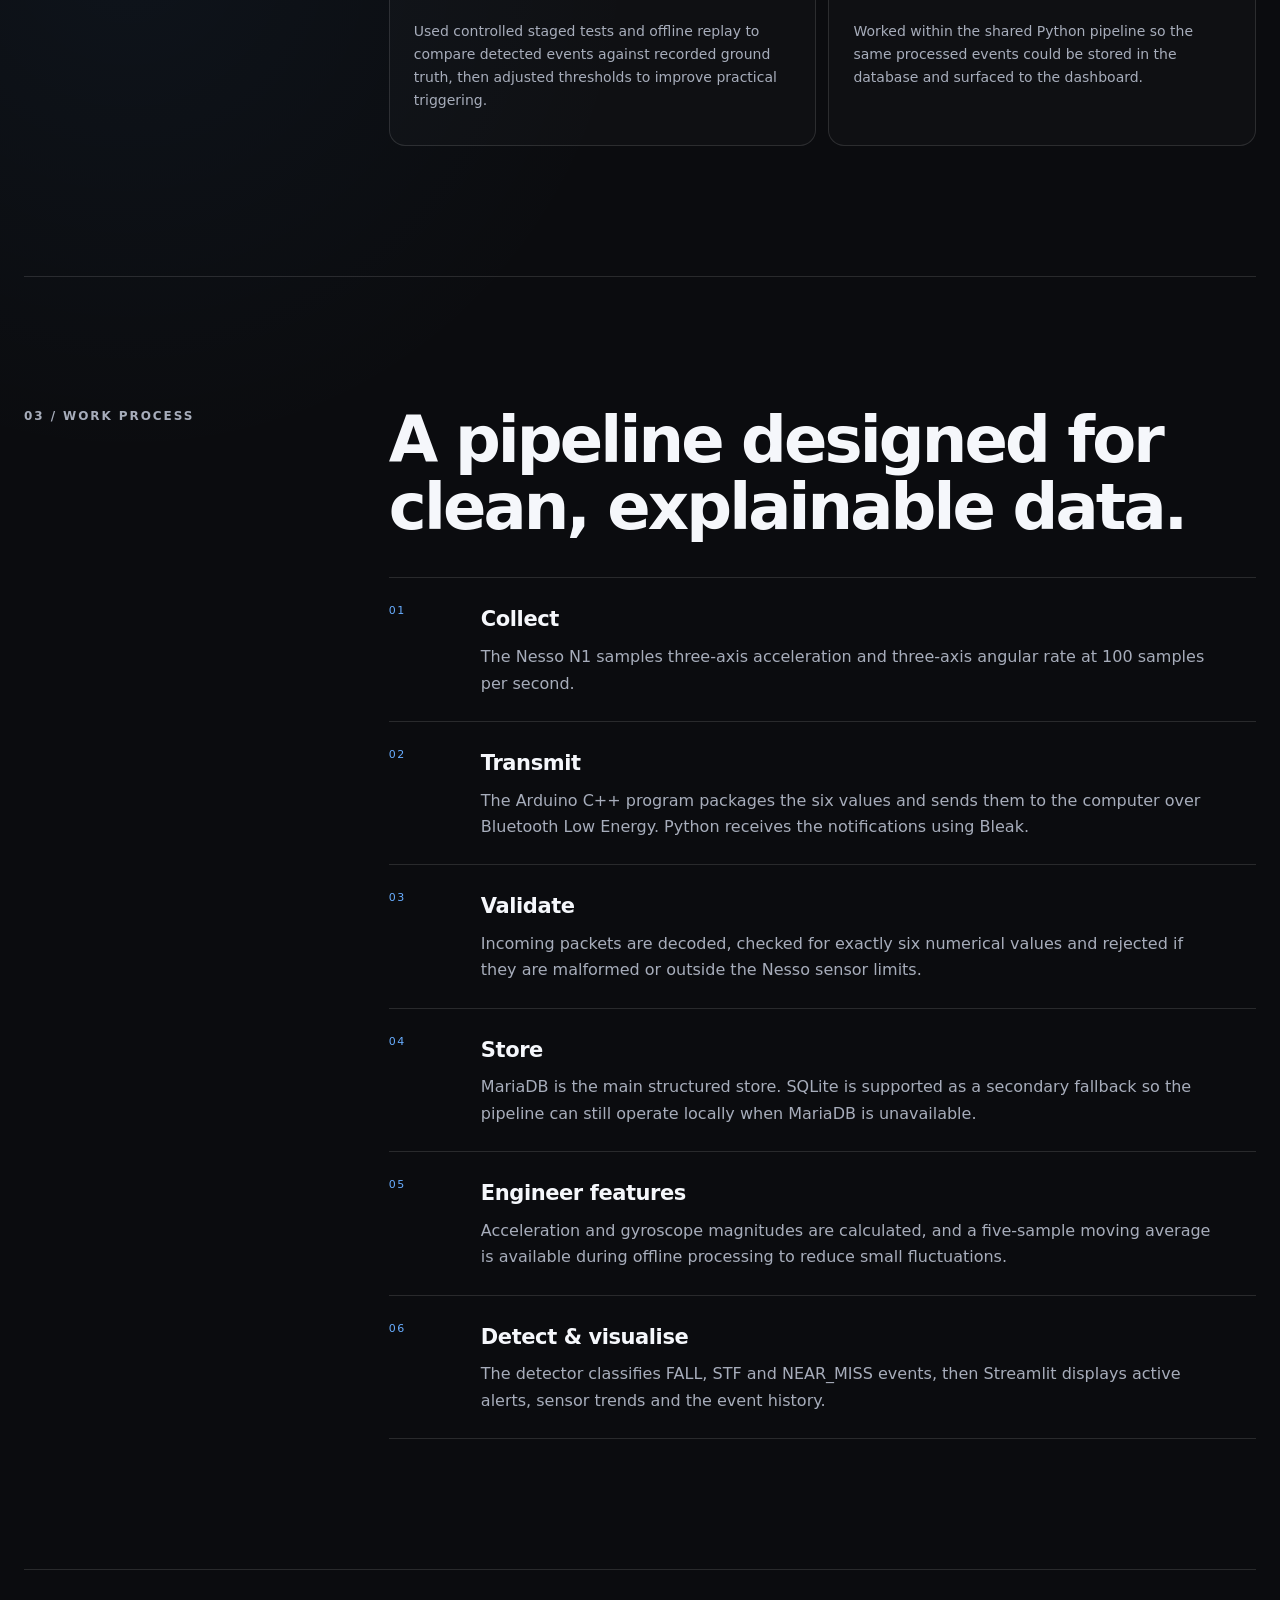
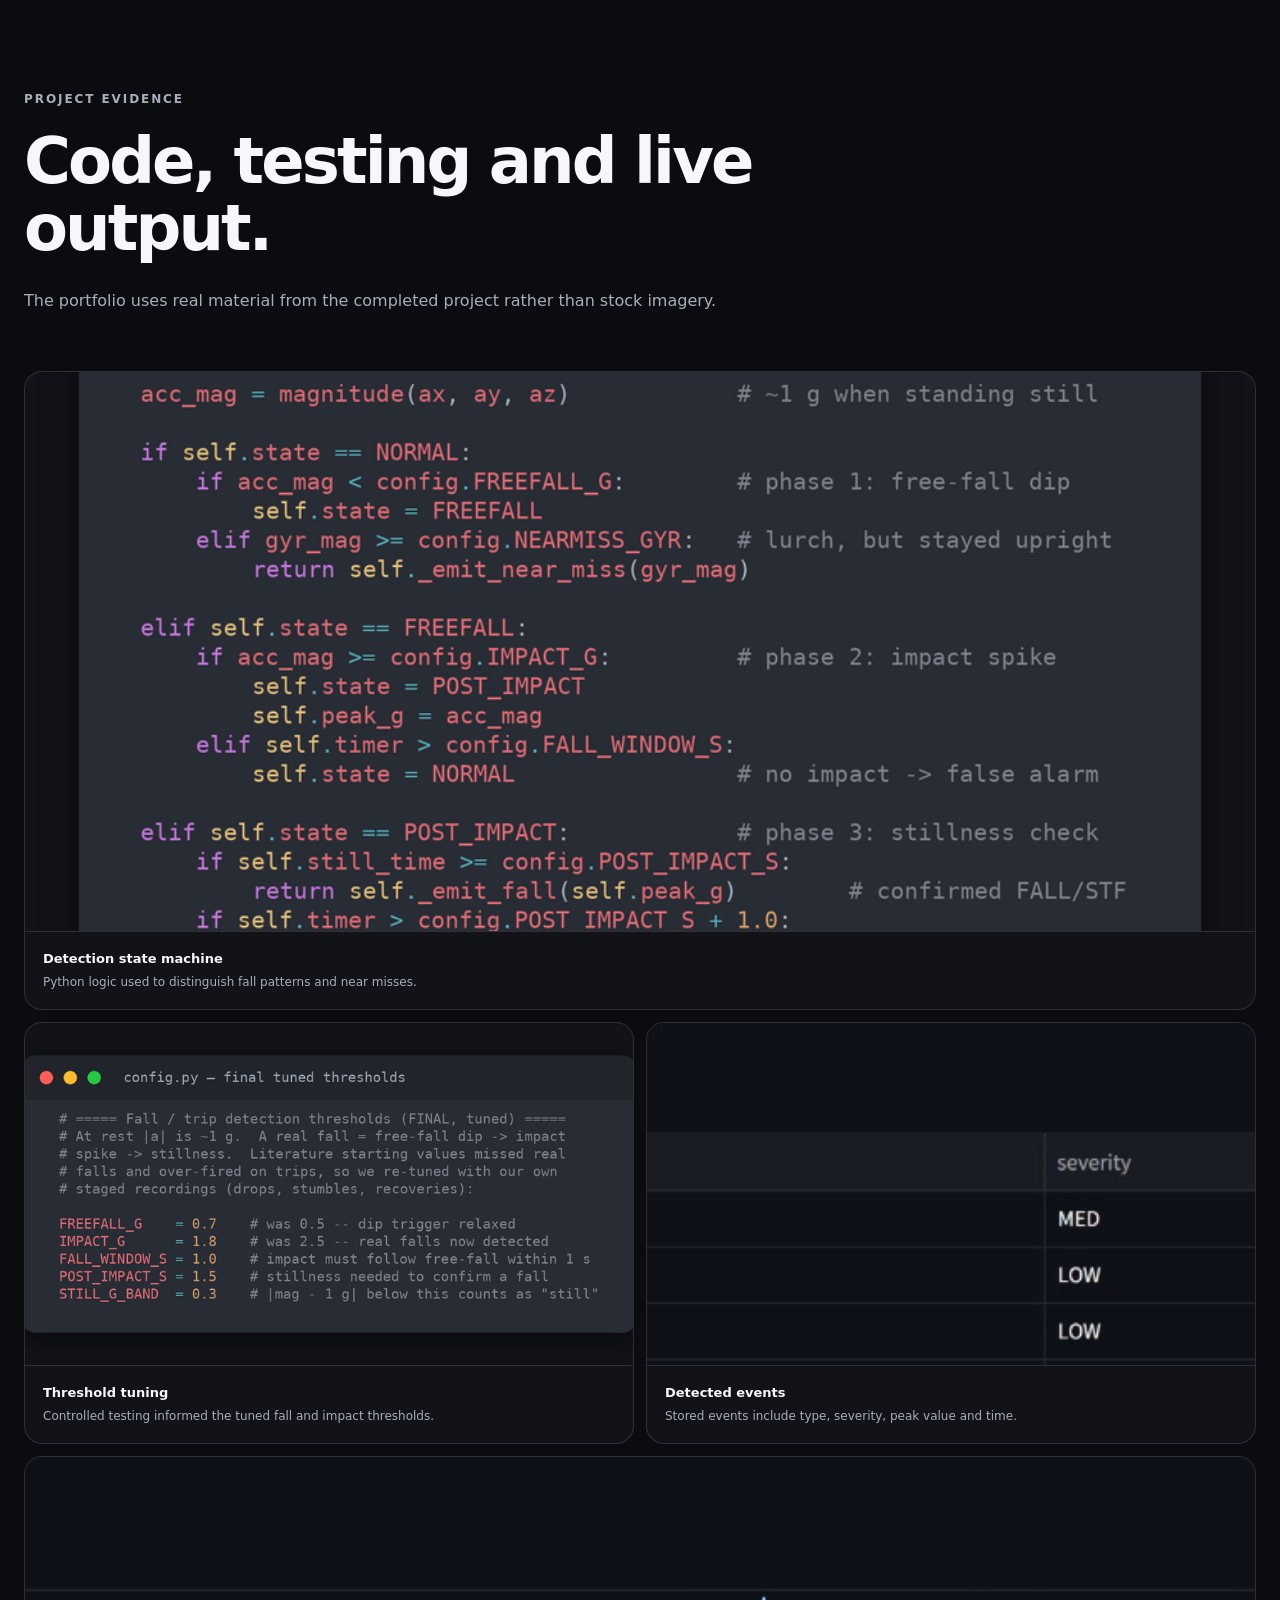
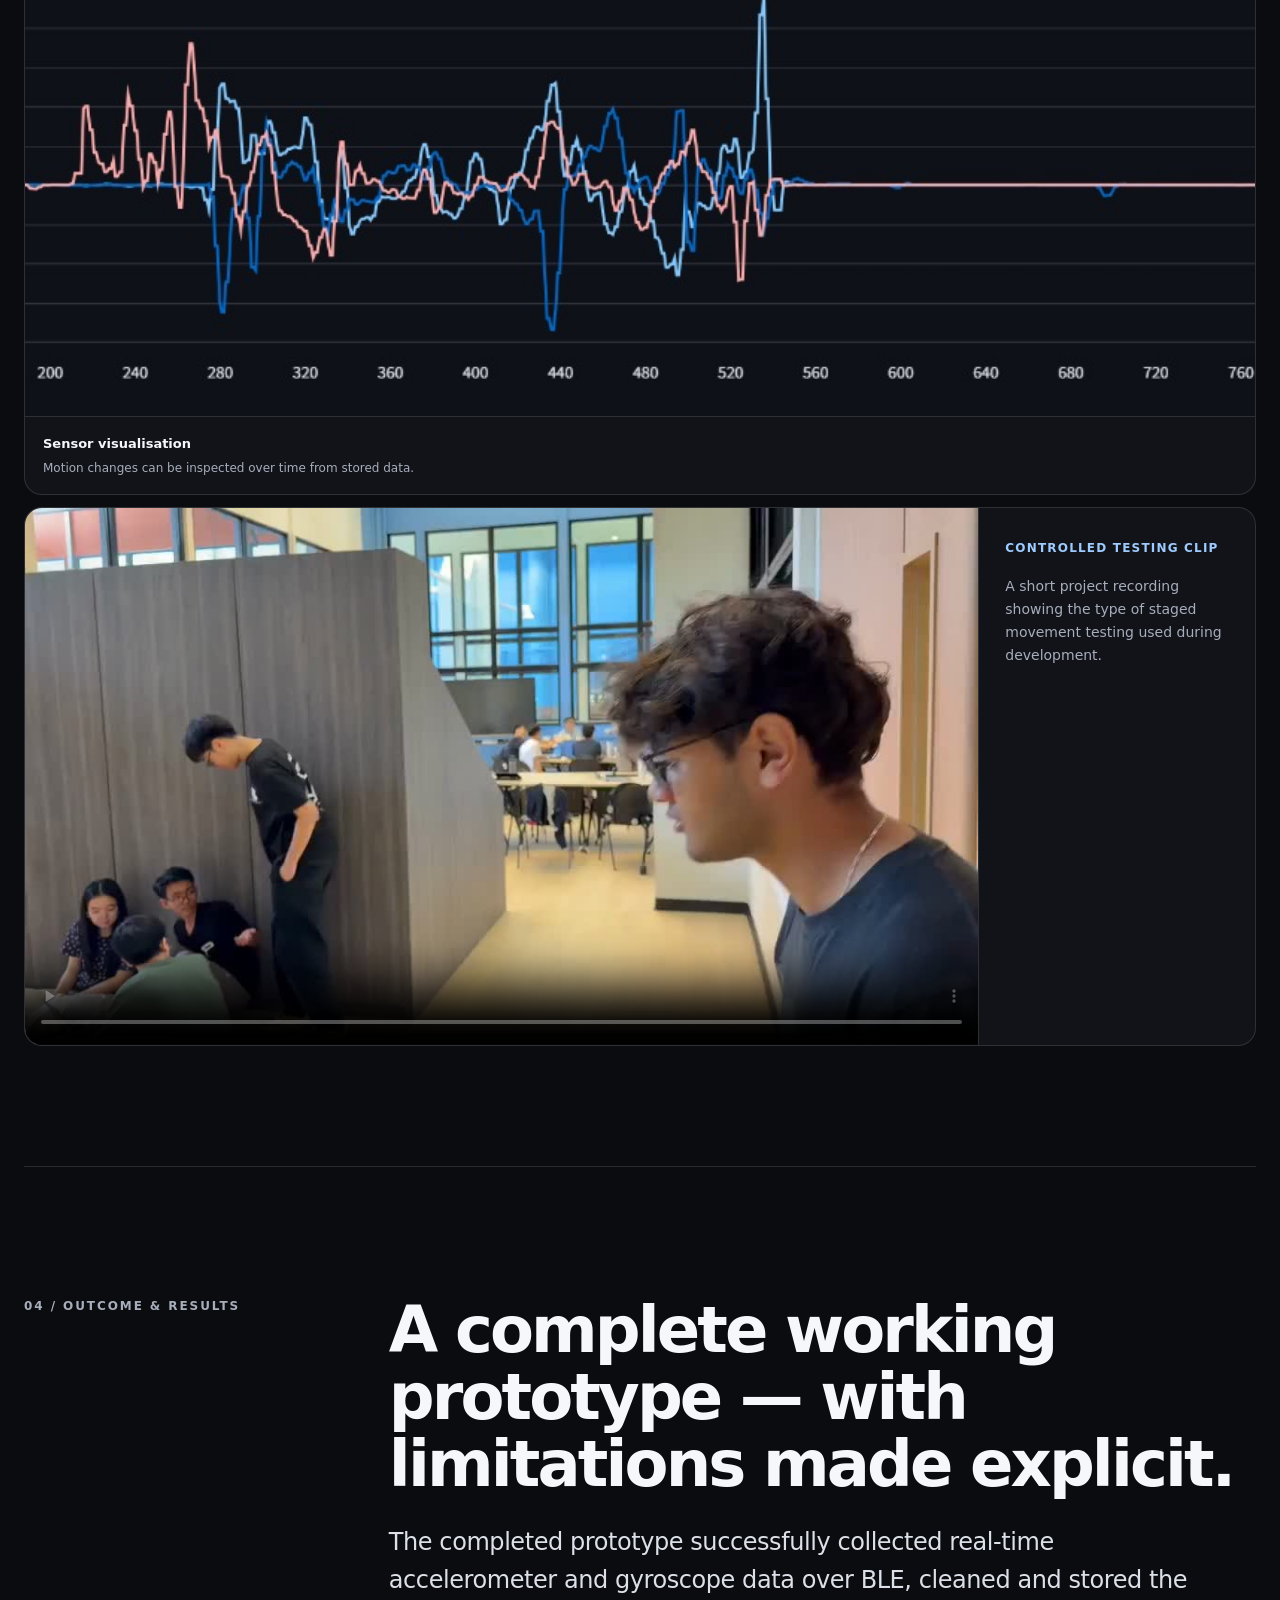
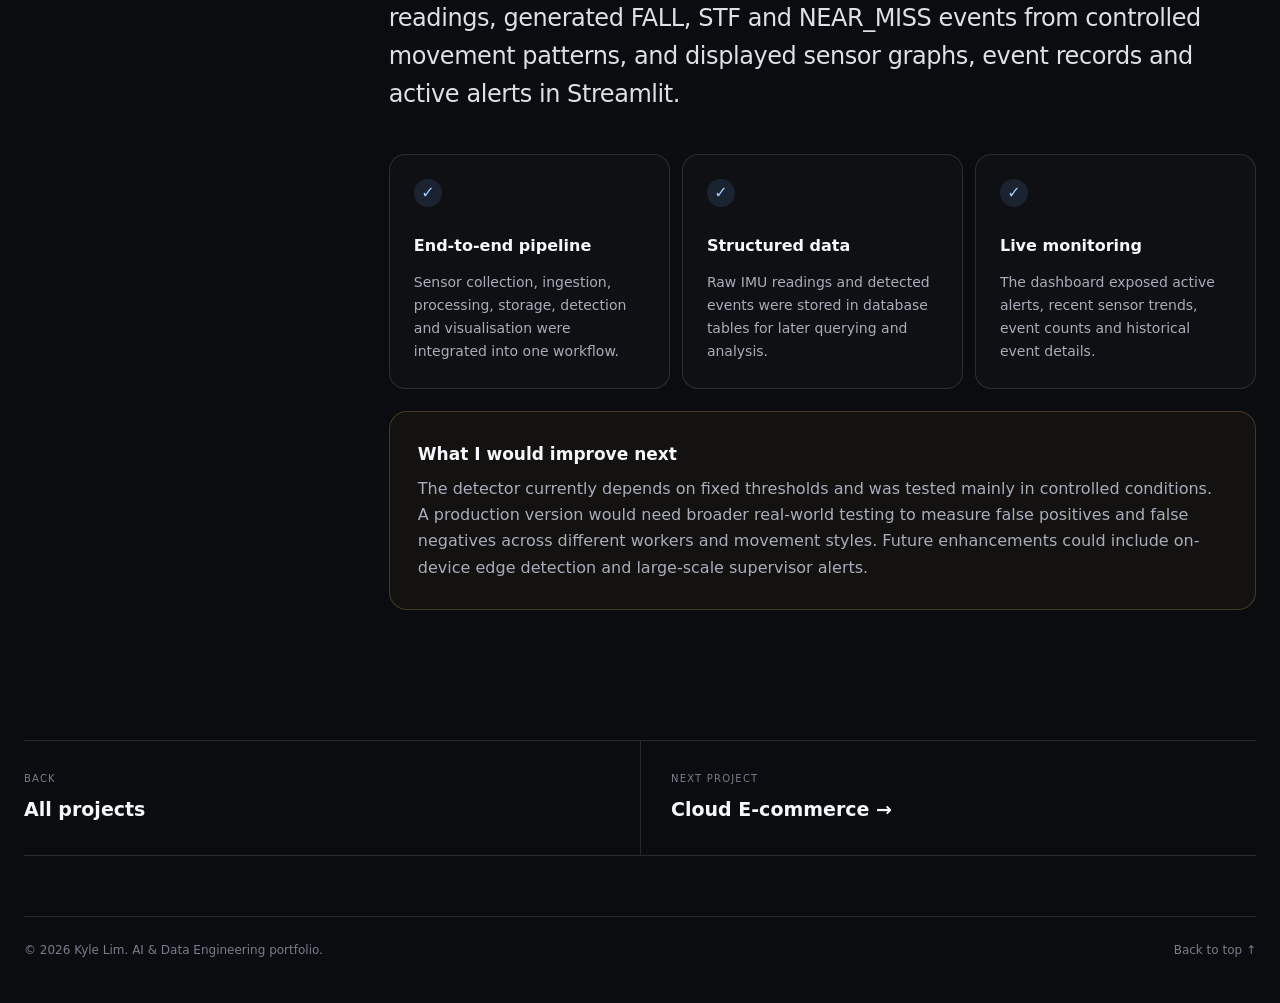
<file: nesso.html>
<!doctype html>
<html lang="en">
<head>
  <meta charset="utf-8">
  <meta name="viewport" content="width=device-width, initial-scale=1">
  <meta name="description" content="Kyle Lim's Nesso N1 construction worker safety monitoring project — a BLE sensor-to-dashboard data engineering pipeline.">
  <meta name="theme-color" content="#0b0c0f">
  <title>Nesso N1 Safety Monitor — Kyle Lim</title>
  <link rel="icon" href="favicon.svg" type="image/svg+xml">
  <link rel="stylesheet" href="styles.css">
  <script src="profile-config.js" defer></script>
  <script src="script.js" defer></script>
</head>
<body>
  <a class="skip-link" href="#main">Skip to content</a>
  <div class="noise" aria-hidden="true"></div>
  <header class="site-header" data-header>
    <a class="brand" href="index.html" aria-label="Kyle Lim home"><span class="brand-mark">KL</span><span class="brand-name">Kyle Lim</span></a>
    <button class="menu-toggle" type="button" aria-label="Open navigation" aria-expanded="false" data-menu-toggle><span></span><span></span></button>
    <nav class="site-nav" data-nav aria-label="Primary navigation">
      <a href="index.html#about">About</a><a href="index.html#skills">Skills</a><a href="index.html#projects">Projects</a><a href="index.html#contact">Contact</a>
    </nav>
  </header>

  <main id="main">
    <section class="case-hero section-shell">
      <div class="case-breadcrumb reveal"><a href="index.html#projects">Projects</a><span>/</span><span>01</span></div>
      <div class="case-hero-grid">
        <div class="reveal">
          <div class="eyebrow">EG2A17 · DATA ENGINEERING PROJECT</div>
          <h1>Construction Worker Safety Monitoring System</h1>
          <p class="case-deck">A wearable sensor-to-dashboard pipeline that uses an Arduino Nesso N1, Bluetooth Low Energy and Python to identify movement patterns associated with falls, slip-trip-falls and near misses.</p>
          <div class="case-tags"><span>Arduino Nesso N1</span><span>C++</span><span>BLE / Bleak</span><span>Python</span><span>MariaDB</span><span>SQLite</span><span>Streamlit</span></div>
        </div>
        <div class="case-hero-visual reveal reveal-delay">
          <img src="nesso-device.png" alt="Arduino Nesso N1 wearable sensor device">
        </div>
      </div>
      <div class="case-facts reveal">
        <div><span>Role</span><strong>Data Processing &amp; Detection</strong></div>
        <div><span>System type</span><strong>Real-time IoT data pipeline</strong></div>
        <div><span>Sensor data</span><strong>6-axis IMU · 100 Hz</strong></div>
        <div><span>Project format</span><strong>Team project</strong></div>
      </div>
    </section>

    <section class="case-section section-shell" id="scope">
      <div class="case-label reveal">01 / PROJECT SCOPE &amp; PROBLEM</div>
      <div class="case-copy reveal">
        <h2>Detecting the events that are easy to miss.</h2>
        <p class="large-copy">Construction sites are high-risk environments where falls and slip-trip-fall incidents can cause serious injury. Near misses matter too: a worker may lose balance or stumble, recover, and never generate a conventional “fall” alert.</p>
        <p>The goal was to build a cost-effective prototype that could continuously collect worker movement data, detect possible safety incidents, store the results and make the information easy for a supervisor to review. The project therefore required an end-to-end data pipeline, not just a sensor or a dashboard.</p>
      </div>
    </section>

    <section class="architecture-section section-shell reveal" aria-labelledby="pipeline-title">
      <div class="section-kicker">SYSTEM ARCHITECTURE</div>
      <h2 id="pipeline-title">From movement to a safety alert.</h2>
      <div class="pipeline" role="list" aria-label="Nesso project data pipeline">
        <div class="pipeline-node" role="listitem"><span class="node-no">01</span><strong>Nesso N1</strong><small>Accelerometer + gyroscope</small></div>
        <div class="pipeline-arrow" aria-hidden="true">→</div>
        <div class="pipeline-node" role="listitem"><span class="node-no">02</span><strong>BLE</strong><small>100 Hz sensor stream</small></div>
        <div class="pipeline-arrow" aria-hidden="true">→</div>
        <div class="pipeline-node" role="listitem"><span class="node-no">03</span><strong>Python</strong><small>Validate + process + detect</small></div>
        <div class="pipeline-arrow" aria-hidden="true">→</div>
        <div class="pipeline-node" role="listitem"><span class="node-no">04</span><strong>MariaDB / SQLite</strong><small>Readings + events</small></div>
        <div class="pipeline-arrow" aria-hidden="true">→</div>
        <div class="pipeline-node" role="listitem"><span class="node-no">05</span><strong>Streamlit</strong><small>Trends + alerts + history</small></div>
      </div>
    </section>

    <section class="case-section section-shell" id="role">
      <div class="case-label reveal">02 / MY ROLE &amp; SOLUTION</div>
      <div class="case-copy reveal">
        <h2>I focused on the layer that turns sensor readings into decisions.</h2>
        <p class="large-copy">My primary contribution was data processing and detection. I worked on combining raw X, Y and Z sensor values into movement features, developing the rule-based state machine, testing event behaviour and tuning the detection thresholds.</p>
        <div class="role-grid">
          <article><span>Feature engineering</span><p>Calculated total acceleration magnitude and total gyroscope magnitude so the logic could respond to movement regardless of direction.</p></article>
          <article><span>Detection logic</span><p>Developed and tested a state-machine approach that looks for a sequence of free-fall, impact and post-impact behaviour, with rotational spikes used for near-miss detection.</p></article>
          <article><span>Threshold tuning</span><p>Used controlled staged tests and offline replay to compare detected events against recorded ground truth, then adjusted thresholds to improve practical triggering.</p></article>
          <article><span>System integration</span><p>Worked within the shared Python pipeline so the same processed events could be stored in the database and surfaced to the dashboard.</p></article>
        </div>
      </div>
    </section>

    <section class="case-section section-shell" id="process">
      <div class="case-label reveal">03 / WORK PROCESS</div>
      <div class="case-copy reveal">
        <h2>A pipeline designed for clean, explainable data.</h2>
        <div class="process-list">
          <div class="process-step"><span>01</span><div><h3>Collect</h3><p>The Nesso N1 samples three-axis acceleration and three-axis angular rate at 100 samples per second.</p></div></div>
          <div class="process-step"><span>02</span><div><h3>Transmit</h3><p>The Arduino C++ program packages the six values and sends them to the computer over Bluetooth Low Energy. Python receives the notifications using Bleak.</p></div></div>
          <div class="process-step"><span>03</span><div><h3>Validate</h3><p>Incoming packets are decoded, checked for exactly six numerical values and rejected if they are malformed or outside the Nesso sensor limits.</p></div></div>
          <div class="process-step"><span>04</span><div><h3>Store</h3><p>MariaDB is the main structured store. SQLite is supported as a secondary fallback so the pipeline can still operate locally when MariaDB is unavailable.</p></div></div>
          <div class="process-step"><span>05</span><div><h3>Engineer features</h3><p>Acceleration and gyroscope magnitudes are calculated, and a five-sample moving average is available during offline processing to reduce small fluctuations.</p></div></div>
          <div class="process-step"><span>06</span><div><h3>Detect &amp; visualise</h3><p>The detector classifies FALL, STF and NEAR_MISS events, then Streamlit displays active alerts, sensor trends and the event history.</p></div></div>
        </div>
      </div>
    </section>

    <section class="media-section section-shell">
      <div class="section-heading reveal">
        <div class="section-kicker">PROJECT EVIDENCE</div>
        <h2>Code, testing and live output.</h2>
        <p>The portfolio uses real material from the completed project rather than stock imagery.</p>
      </div>
      <div class="media-grid">
        <figure class="media-card media-card-wide reveal" data-lightbox>
          <img src="nesso-detector-code.png" alt="Python fall detection state-machine code used in the Nesso project">
          <figcaption><strong>Detection state machine</strong><span>Python logic used to distinguish fall patterns and near misses.</span></figcaption>
        </figure>
        <figure class="media-card reveal" data-lightbox>
          <img src="nesso-thresholds.png" alt="Final tuned thresholds used during Nesso project testing">
          <figcaption><strong>Threshold tuning</strong><span>Controlled testing informed the tuned fall and impact thresholds.</span></figcaption>
        </figure>
        <figure class="media-card reveal" data-lightbox>
          <img src="nesso-events.png" alt="Table of detected safety events produced by the system">
          <figcaption><strong>Detected events</strong><span>Stored events include type, severity, peak value and time.</span></figcaption>
        </figure>
        <figure class="media-card media-card-wide reveal" data-lightbox>
          <img src="nesso-sensor-chart.png" alt="Angular-rate time-series chart generated from Nesso sensor data">
          <figcaption><strong>Sensor visualisation</strong><span>Motion changes can be inspected over time from stored data.</span></figcaption>
        </figure>
      </div>

      <div class="video-card reveal">
        <video controls preload="metadata" poster="nesso-testing.jpg" aria-label="Short controlled testing clip from the Nesso N1 project">
          <source src="nesso-demo.mp4" type="video/mp4">
          Your browser does not support embedded video.
        </video>
        <div class="video-caption"><span>Controlled testing clip</span><p>A short project recording showing the type of staged movement testing used during development.</p></div>
      </div>
    </section>

    <section class="case-section section-shell" id="outcome">
      <div class="case-label reveal">04 / OUTCOME &amp; RESULTS</div>
      <div class="case-copy reveal">
        <h2>A complete working prototype — with limitations made explicit.</h2>
        <p class="large-copy">The completed prototype successfully collected real-time accelerometer and gyroscope data over BLE, cleaned and stored the readings, generated FALL, STF and NEAR_MISS events from controlled movement patterns, and displayed sensor graphs, event records and active alerts in Streamlit.</p>
        <div class="outcome-grid">
          <article><span class="outcome-icon">✓</span><strong>End-to-end pipeline</strong><p>Sensor collection, ingestion, processing, storage, detection and visualisation were integrated into one workflow.</p></article>
          <article><span class="outcome-icon">✓</span><strong>Structured data</strong><p>Raw IMU readings and detected events were stored in database tables for later querying and analysis.</p></article>
          <article><span class="outcome-icon">✓</span><strong>Live monitoring</strong><p>The dashboard exposed active alerts, recent sensor trends, event counts and historical event details.</p></article>
        </div>
        <div class="limitations">
          <h3>What I would improve next</h3>
          <p>The detector currently depends on fixed thresholds and was tested mainly in controlled conditions. A production version would need broader real-world testing to measure false positives and false negatives across different workers and movement styles. Future enhancements could include on-device edge detection and large-scale supervisor alerts.</p>
        </div>
      </div>
    </section>

    <nav class="next-project section-shell" aria-label="Project navigation">
      <a href="index.html#projects"><span>Back</span><strong>All projects</strong></a>
      <a href="cloud.html"><span>Next project</span><strong>Cloud E-commerce →</strong></a>
    </nav>
  </main>

  <footer class="site-footer section-shell"><p>© 2026 Kyle Lim. AI &amp; Data Engineering portfolio.</p><a href="#main">Back to top ↑</a></footer>
  <div class="lightbox" data-lightbox-modal aria-hidden="true"><button type="button" aria-label="Close image" data-lightbox-close>×</button><img alt="Expanded project image" data-lightbox-image></div>
</body>
</html>
</file>
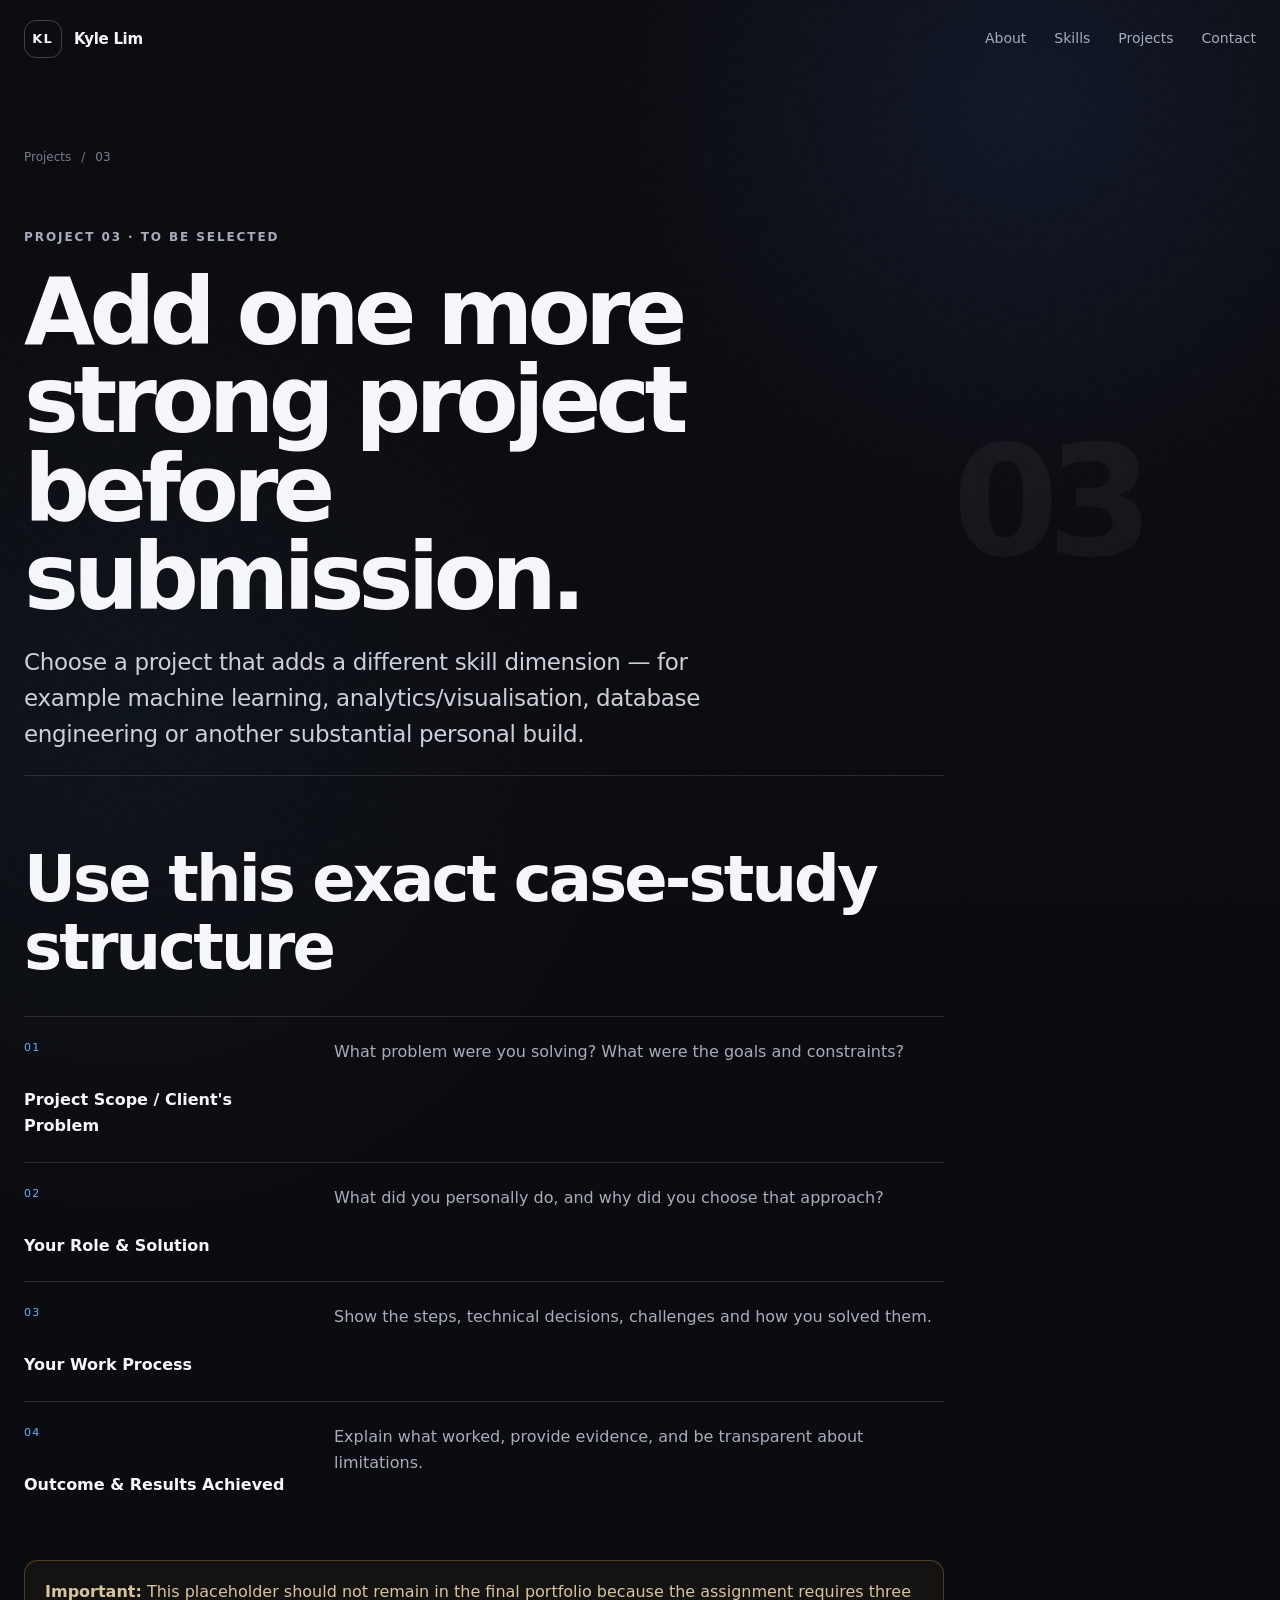
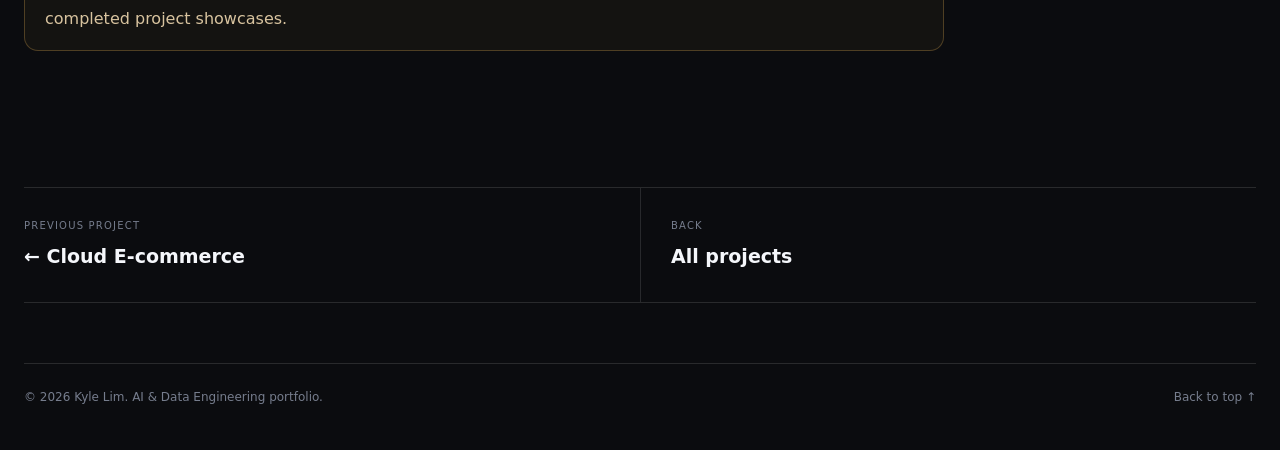
<file: project3.html>
<!doctype html>
<html lang="en">
<head>
  <meta charset="utf-8">
  <meta name="viewport" content="width=device-width, initial-scale=1">
  <meta name="robots" content="noindex">
  <meta name="theme-color" content="#0b0c0f">
  <title>Project 03 — Kyle Lim</title>
  <link rel="icon" href="favicon.svg" type="image/svg+xml">
  <link rel="stylesheet" href="styles.css">
  <script src="profile-config.js" defer></script><script src="script.js" defer></script>
</head>
<body>
  <a class="skip-link" href="#main">Skip to content</a><div class="noise" aria-hidden="true"></div>
  <header class="site-header" data-header>
    <a class="brand" href="index.html"><span class="brand-mark">KL</span><span class="brand-name">Kyle Lim</span></a>
    <button class="menu-toggle" type="button" aria-label="Open navigation" aria-expanded="false" data-menu-toggle><span></span><span></span></button>
    <nav class="site-nav" data-nav><a href="index.html#about">About</a><a href="index.html#skills">Skills</a><a href="index.html#projects">Projects</a><a href="index.html#contact">Contact</a></nav>
  </header>
  <main id="main">
    <section class="placeholder-page section-shell">
      <div class="case-breadcrumb reveal"><a href="index.html#projects">Projects</a><span>/</span><span>03</span></div>
      <div class="placeholder-page-grid reveal">
        <div><div class="eyebrow">PROJECT 03 · TO BE SELECTED</div><h1>Add one more strong project before submission.</h1><p class="case-deck">Choose a project that adds a different skill dimension — for example machine learning, analytics/visualisation, database engineering or another substantial personal build.</p></div>
        <div class="placeholder-big">03</div>
      </div>
      <div class="todo-box reveal">
        <h2>Use this exact case-study structure</h2>
        <ol>
          <li><strong>Project Scope / Client's Problem</strong><span>What problem were you solving? What were the goals and constraints?</span></li>
          <li><strong>Your Role &amp; Solution</strong><span>What did you personally do, and why did you choose that approach?</span></li>
          <li><strong>Your Work Process</strong><span>Show the steps, technical decisions, challenges and how you solved them.</span></li>
          <li><strong>Outcome &amp; Results Achieved</strong><span>Explain what worked, provide evidence, and be transparent about limitations.</span></li>
        </ol>
      </div>
      <p class="submission-warning reveal"><strong>Important:</strong> This placeholder should not remain in the final portfolio because the assignment requires three completed project showcases.</p>
    </section>
    <nav class="next-project section-shell"><a href="cloud.html"><span>Previous project</span><strong>← Cloud E-commerce</strong></a><a href="index.html#projects"><span>Back</span><strong>All projects</strong></a></nav>
  </main>
  <footer class="site-footer section-shell"><p>© 2026 Kyle Lim. AI &amp; Data Engineering portfolio.</p><a href="#main">Back to top ↑</a></footer>
</body>
</html>
</file>
<file: styles.css>
:root {
  --bg: #0b0c0f;
  --bg-soft: #111318;
  --panel: #151820;
  --panel-2: #1a1e27;
  --text: #f5f7fb;
  --muted: #a7adbb;
  --muted-2: #767d8d;
  --line: rgba(255,255,255,.12);
  --line-strong: rgba(255,255,255,.22);
  --accent: #68adff;
  --accent-2: #9ecbff;
  --max: 1240px;
  --radius: 22px;
  --header-h: 78px;
}
* { box-sizing: border-box; }
html { scroll-behavior: smooth; }
body {
  margin: 0;
  color: var(--text);
  background:
    radial-gradient(circle at 80% 5%, rgba(72,126,255,.10), transparent 28rem),
    radial-gradient(circle at 10% 35%, rgba(73,162,255,.05), transparent 32rem),
    var(--bg);
  font-family: Inter, ui-sans-serif, system-ui, -apple-system, BlinkMacSystemFont, "Segoe UI", sans-serif;
  font-size: 16px;
  line-height: 1.65;
  text-rendering: optimizeLegibility;
}
a { color: inherit; text-decoration: none; }
img, video { display: block; max-width: 100%; }
button { font: inherit; }
::selection { background: var(--accent); color: #07101a; }
.noise { position: fixed; inset: 0; pointer-events: none; z-index: 99; opacity: .025; background-image: url("data:image/svg+xml,%3Csvg viewBox='0 0 180 180' xmlns='http://www.w3.org/2000/svg'%3E%3Cfilter id='n'%3E%3CfeTurbulence type='fractalNoise' baseFrequency='.9' numOctaves='4' stitchTiles='stitch'/%3E%3C/filter%3E%3Crect width='100%25' height='100%25' filter='url(%23n)' opacity='.7'/%3E%3C/svg%3E"); }
.skip-link { position: fixed; top: 10px; left: 10px; z-index: 200; padding: 10px 14px; color: #000; background: #fff; transform: translateY(-150%); transition: transform .2s ease; border-radius: 8px; }
.skip-link:focus { transform: translateY(0); }
.section-shell { width: min(calc(100% - 48px), var(--max)); margin-inline: auto; }
.site-header { position: sticky; top: 0; z-index: 80; height: var(--header-h); display: flex; align-items: center; justify-content: space-between; width: min(calc(100% - 48px), var(--max)); margin-inline: auto; transition: background .25s ease, border-color .25s ease, backdrop-filter .25s ease; }
.site-header.scrolled { background: rgba(11,12,15,.78); border-bottom: 1px solid var(--line); backdrop-filter: blur(18px); width: 100%; padding-inline: max(24px, calc((100vw - var(--max))/2)); }
.brand { display: inline-flex; align-items: center; gap: 12px; font-weight: 760; letter-spacing: -.02em; }
.brand-mark { display: grid; place-items: center; width: 38px; height: 38px; border: 1px solid var(--line-strong); border-radius: 12px; font-size: 13px; letter-spacing: .08em; }
.brand-name { font-size: 15px; }
.site-nav { display: flex; align-items: center; gap: 28px; color: var(--muted); font-size: 14px; }
.site-nav a { position: relative; transition: color .2s ease; }
.site-nav a::after { content: ""; position: absolute; left: 0; right: 100%; bottom: -6px; height: 1px; background: var(--text); transition: right .2s ease; }
.site-nav a:hover, .site-nav a:focus-visible { color: var(--text); }
.site-nav a:hover::after, .site-nav a:focus-visible::after { right: 0; }
.menu-toggle { display: none; width: 42px; height: 42px; border: 1px solid var(--line); border-radius: 12px; background: transparent; color: #fff; padding: 12px; }
.menu-toggle span { display: block; height: 1px; background: currentColor; margin: 5px 0; }
.hero { position: relative; min-height: calc(100vh - var(--header-h)); display: grid; grid-template-columns: 1.15fr .65fr; gap: clamp(48px, 7vw, 110px); align-items: center; padding: 90px 0 120px; overflow: hidden; }
.hero-grid { position: absolute; width: 680px; height: 680px; right: -210px; top: 5%; opacity: .16; background-image: linear-gradient(var(--line) 1px, transparent 1px), linear-gradient(90deg, var(--line) 1px, transparent 1px); background-size: 42px 42px; mask-image: radial-gradient(circle, #000 0%, transparent 70%); pointer-events: none; }
.eyebrow, .section-kicker, .case-label { font-size: 12px; text-transform: uppercase; letter-spacing: .16em; color: var(--muted); font-weight: 730; }
.status-dot { display: inline-block; width: 7px; height: 7px; background: var(--accent); border-radius: 50%; margin-right: 8px; box-shadow: 0 0 18px rgba(104,173,255,.7); }
.hero h1, .case-hero h1, .placeholder-page h1 { margin: 20px 0 24px; font-size: clamp(54px, 7.2vw, 104px); line-height: .96; letter-spacing: -.062em; max-width: 950px; }
.text-accent { color: var(--accent-2); }
.hero-lede, .case-deck { max-width: 740px; font-size: clamp(18px, 2vw, 23px); line-height: 1.55; color: #cbd0da; letter-spacing: -.015em; }
.hero-lede strong { color: #fff; }
.hero-actions { display: flex; flex-wrap: wrap; gap: 12px; margin-top: 34px; }
.button { display: inline-flex; gap: 12px; align-items: center; justify-content: center; padding: 13px 18px; border-radius: 12px; border: 1px solid var(--line); font-size: 14px; font-weight: 700; transition: transform .2s ease, border-color .2s ease, background .2s ease; }
.button:hover { transform: translateY(-2px); }
.button-primary { background: #f7f8fa; color: #0a0c10; border-color: #f7f8fa; }
.button-ghost:hover { border-color: var(--line-strong); background: rgba(255,255,255,.04); }
.profile-link.is-placeholder { opacity: .55; cursor: not-allowed; }
.profile-link.is-placeholder::after { content: " · add link"; font-size: 10px; color: var(--muted-2); }
.hero-proof { display: flex; flex-wrap: wrap; gap: 8px; margin-top: 42px; }
.hero-proof span, .project-tags span, .case-tags span { padding: 7px 10px; border: 1px solid var(--line); border-radius: 999px; font-size: 11px; letter-spacing: .02em; color: var(--muted); background: rgba(255,255,255,.018); }
.portrait-card { align-self: stretch; max-height: 610px; min-height: 500px; background: linear-gradient(145deg, rgba(255,255,255,.06), rgba(255,255,255,.015)); border: 1px solid var(--line); border-radius: 28px; overflow: hidden; display: grid; grid-template-rows: 1fr auto; box-shadow: 0 35px 80px rgba(0,0,0,.28); }
.portrait-placeholder { display: grid; place-items: end start; position: relative; min-height: 430px; padding: 30px; background: radial-gradient(circle at 50% 40%, rgba(104,173,255,.13), transparent 32%), linear-gradient(135deg,#171a21,#0f1116); }
.portrait-crosshair { position: absolute; inset: 14%; border: 1px dashed rgba(255,255,255,.17); border-radius: 50% 50% 42% 42%; }
.portrait-crosshair::before, .portrait-crosshair::after { content:""; position:absolute; background:rgba(255,255,255,.13); }
.portrait-crosshair::before { width:1px; top:-14%; bottom:-14%; left:50%; }
.portrait-crosshair::after { height:1px; left:-14%; right:-14%; top:50%; }
.portrait-placeholder p { position: relative; z-index: 1; margin: 0; font-size: 13px; color: var(--muted); }
.portrait-placeholder strong { color: #fff; font-size: 16px; }
.portrait-meta { display: flex; justify-content: space-between; gap: 20px; padding: 18px 20px; border-top: 1px solid var(--line); font-size: 12px; color: var(--muted); }
.split-section { display: grid; grid-template-columns: .34fr 1fr; gap: 70px; padding: 130px 0; border-top: 1px solid var(--line); }
.section-content { max-width: 900px; }
.section-content h2, .section-heading h2, .architecture-section h2, .case-copy h2, .contact-copy h2, .todo-box h2 { margin: 0 0 26px; font-size: clamp(36px, 5vw, 68px); line-height: 1.05; letter-spacing: -.045em; }
.section-content p, .section-heading p, .case-copy > p, .contact-copy p { color: var(--muted); max-width: 820px; }
.large-copy { color: #dce0e8 !important; font-size: clamp(19px, 2vw, 24px); line-height: 1.58; letter-spacing: -.018em; }
.about-cards { display: grid; grid-template-columns: repeat(2, minmax(0,1fr)); gap: 12px; margin-top: 40px; }
.mini-card { padding: 22px; border: 1px solid var(--line); border-radius: 16px; background: rgba(255,255,255,.018); }
.mini-card strong { display: block; margin-top: 7px; font-size: 16px; line-height: 1.35; }
.mini-label { color: var(--muted-2); text-transform: uppercase; letter-spacing: .12em; font-size: 10px; }
.skills-section { padding: 120px 0; border-top: 1px solid var(--line); }
.skills-grid { display: grid; grid-template-columns: repeat(auto-fit,minmax(220px,1fr)); gap: 12px; margin-top: 34px; }
.skill-card { min-height: 270px; padding: 24px; border: 1px solid var(--line); border-radius: 18px; background: linear-gradient(150deg,rgba(255,255,255,.035),rgba(255,255,255,.01)); display: flex; flex-direction: column; }
.skill-index { font-size: 11px; color: var(--accent); letter-spacing: .14em; }
.skill-card h3 { margin: auto 0 12px; font-size: 22px; letter-spacing: -.025em; }
.skill-card p { margin: 0; color: var(--muted); font-size: 14px; }
.projects-section { padding: 130px 0; border-top: 1px solid var(--line); }
.section-heading { max-width: 850px; margin-bottom: 56px; }
.section-heading .section-kicker { margin-bottom: 18px; }
.project-card { border: 1px solid var(--line); border-radius: 24px; overflow: hidden; background: rgba(255,255,255,.018); }
.project-card-featured { display: grid; grid-template-columns: 1.05fr .95fr; min-height: 520px; }
.project-media { position: relative; min-height: 390px; overflow: hidden; background: radial-gradient(circle at 50% 45%,rgba(104,173,255,.14),transparent 45%), #111319; }
.project-media img { width: 100%; height: 100%; object-fit: cover; transition: transform .7s cubic-bezier(.2,.7,.2,1), filter .5s ease; }
.project-card-featured .project-media img { object-fit: contain; padding: 12%; }
.project-media-overlay { position: absolute; inset: 0; background: linear-gradient(to top,rgba(0,0,0,.3),transparent 40%); pointer-events:none; }
.project-media:hover img { transform: scale(1.035); }
.project-number { position: absolute; top: 18px; left: 18px; width: 44px; height: 44px; display: grid; place-items: center; border-radius: 12px; border: 1px solid rgba(255,255,255,.2); background: rgba(5,7,10,.55); backdrop-filter: blur(10px); font-size: 12px; }
.project-info { padding: clamp(28px,4vw,54px); display: flex; flex-direction: column; align-items: flex-start; }
.project-tags, .case-tags { display: flex; flex-wrap: wrap; gap: 7px; }
.project-info h3 { margin: 22px 0 16px; font-size: clamp(28px,3vw,44px); line-height: 1.05; letter-spacing: -.045em; }
.project-info p { color: var(--muted); max-width: 560px; }
.project-role { margin-top: auto; padding-top: 28px; display: grid; gap: 4px; }
.project-role span { color: var(--muted-2); font-size: 11px; text-transform: uppercase; letter-spacing: .1em; }
.project-role strong { font-size: 14px; }
.text-link { margin-top: 24px; font-size: 14px; font-weight: 750; border-bottom: 1px solid var(--line-strong); padding-bottom: 4px; }
.project-grid-two { display: grid; grid-template-columns: repeat(2,minmax(0,1fr)); gap: 14px; margin-top: 14px; }
.project-card-compact .project-media { height: 310px; min-height: 0; }
.cloud-media img { object-fit: cover; object-position: center; }
.project-placeholder { border-style: dashed; }
.placeholder-media { display: grid; place-items: center; background: linear-gradient(135deg,#11141a,#161a23); }
.placeholder-symbol, .placeholder-big { font-size: clamp(80px,12vw,190px); line-height: 1; font-weight: 820; letter-spacing: -.08em; color: rgba(255,255,255,.045); }
.statement-section { padding: 140px 0; border-top: 1px solid var(--line); border-bottom: 1px solid var(--line); }
.statement-label { color: var(--accent); font-size: 11px; letter-spacing: .16em; font-weight: 760; }
.statement-section blockquote { margin: 18px 0 0; max-width: 1050px; font-size: clamp(36px,5.5vw,74px); line-height: 1.05; letter-spacing: -.05em; }
.contact-section { display: grid; grid-template-columns: 1fr 1fr; gap: 80px; padding: 130px 0; }
.contact-links { border-top: 1px solid var(--line); }
.contact-link { display: flex; justify-content: space-between; align-items: center; border-bottom: 1px solid var(--line); padding: 22px 2px; font-size: 22px; transition: padding .2s ease, color .2s ease; }
.contact-link:hover { padding-left: 10px; color: var(--accent-2); }
.site-footer { padding: 24px 0 42px; border-top: 1px solid var(--line); display: flex; justify-content: space-between; gap: 20px; color: var(--muted-2); font-size: 12px; }
.site-footer p { margin: 0; }
/* case studies */
.case-hero { padding: 70px 0 90px; }
.case-breadcrumb { display:flex; gap:10px; color:var(--muted-2); font-size:12px; margin-bottom: 60px; }
.case-breadcrumb a:hover { color:var(--text); }
.case-hero-grid { display:grid; grid-template-columns:1.06fr .7fr; gap:70px; align-items:center; }
.case-hero h1 { font-size: clamp(52px,7vw,96px); }
.case-hero-visual { min-height: 430px; border:1px solid var(--line); border-radius:28px; background:radial-gradient(circle at 50% 45%,rgba(104,173,255,.14),transparent 45%),#111319; display:grid; place-items:center; overflow:hidden; }
.case-hero-visual img { width:80%; height:80%; object-fit:contain; }
.case-hero-browser img { width:100%; height:100%; object-fit:cover; }
.case-facts { display:grid; grid-template-columns:repeat(4,minmax(0,1fr)); border-top:1px solid var(--line); border-bottom:1px solid var(--line); margin-top:70px; }
.case-facts div { padding:22px 18px 22px 0; }
.case-facts div + div { border-left:1px solid var(--line); padding-left:22px; }
.case-facts span { display:block; color:var(--muted-2); font-size:10px; letter-spacing:.12em; text-transform:uppercase; margin-bottom:7px; }
.case-facts strong { font-size:14px; }
.case-section { display:grid; grid-template-columns:.34fr 1fr; gap:70px; padding:130px 0; border-top:1px solid var(--line); }
.case-copy { max-width:900px; }
.role-grid, .outcome-grid { display:grid; grid-template-columns:repeat(2,minmax(0,1fr)); gap:12px; margin-top:40px; }
.role-grid article, .outcome-grid article { padding:24px; min-height:190px; border:1px solid var(--line); border-radius:16px; background:rgba(255,255,255,.018); }
.role-grid article span { color:var(--accent-2); font-size:12px; text-transform:uppercase; letter-spacing:.1em; font-weight:700; }
.role-grid p, .outcome-grid p { color:var(--muted); font-size:14px; margin:12px 0 0; }
.architecture-section { padding:110px 0; border-top:1px solid var(--line); }
.architecture-section h2 { margin-top:16px; max-width:800px; }
.pipeline { display:grid; grid-template-columns:1fr auto 1fr auto 1.15fr auto 1.25fr auto 1fr; gap:9px; align-items:stretch; margin-top:48px; }
.pipeline-node { min-height:155px; padding:20px; border:1px solid var(--line); border-radius:16px; display:flex; flex-direction:column; background:linear-gradient(145deg,rgba(255,255,255,.035),rgba(255,255,255,.012)); }
.node-no { color:var(--accent); font-size:10px; letter-spacing:.12em; }
.pipeline-node strong { margin-top:auto; font-size:17px; }
.pipeline-node small { color:var(--muted); font-size:11px; margin-top:5px; line-height:1.4; }
.pipeline-arrow { display:grid; place-items:center; color:var(--muted-2); }
.process-list { margin-top:36px; border-top:1px solid var(--line); }
.process-step { display:grid; grid-template-columns:72px 1fr; gap:20px; padding:24px 0; border-bottom:1px solid var(--line); }
.process-step > span { color:var(--accent); font-size:11px; letter-spacing:.12em; }
.process-step h3 { margin:0 0 7px; font-size:21px; letter-spacing:-.02em; }
.process-step p { margin:0; color:var(--muted); max-width:740px; }
.media-section { padding:120px 0; border-top:1px solid var(--line); }
.media-grid { display:grid; grid-template-columns:repeat(2,minmax(0,1fr)); gap:12px; }
.media-card { margin:0; border:1px solid var(--line); border-radius:18px; overflow:hidden; background:#111319; cursor:zoom-in; }
.media-card img { width:100%; aspect-ratio:16/9; object-fit:cover; }
.media-card-wide { grid-column:span 2; }
.media-card-wide img { aspect-ratio:2.2/1; object-fit:cover; }
.media-card-architecture img { aspect-ratio:auto; max-height:780px; object-fit:contain; background:#f3f3f3; }
.media-card figcaption { display:grid; gap:4px; padding:16px 18px; border-top:1px solid var(--line); }
.media-card figcaption strong { font-size:13px; }
.media-card figcaption span { color:var(--muted); font-size:12px; }
.video-card { margin-top:12px; display:grid; grid-template-columns:1.55fr .45fr; border:1px solid var(--line); border-radius:18px; overflow:hidden; background:#111319; }
.video-card video { width:100%; height:100%; max-height:620px; background:#050506; }
.video-caption { padding:26px; border-left:1px solid var(--line); align-self:stretch; }
.video-caption span { color:var(--accent-2); font-size:12px; font-weight:700; text-transform:uppercase; letter-spacing:.1em; }
.video-caption p { color:var(--muted); font-size:14px; }
.outcome-grid { grid-template-columns:repeat(3,minmax(0,1fr)); }
.outcome-icon { display:grid; place-items:center; width:28px; height:28px; border-radius:50%; background:rgba(104,173,255,.12); color:var(--accent-2); margin-bottom:26px; }
.outcome-grid strong { display:block; font-size:16px; }
.limitations { margin-top:22px; padding:28px; border:1px solid rgba(255,193,92,.22); background:rgba(255,193,92,.035); border-radius:18px; }
.limitations h3 { margin:0 0 8px; font-size:17px; }
.limitations p { margin:0; color:var(--muted); }
.next-project { display:grid; grid-template-columns:1fr 1fr; border-top:1px solid var(--line); border-bottom:1px solid var(--line); margin-bottom:60px; }
.next-project a { padding:30px 0; display:flex; flex-direction:column; gap:6px; }
.next-project a + a { border-left:1px solid var(--line); padding-left:30px; }
.next-project span { color:var(--muted-2); font-size:10px; text-transform:uppercase; letter-spacing:.12em; }
.next-project strong { font-size:19px; }
.lightbox { position:fixed; inset:0; z-index:150; background:rgba(0,0,0,.9); display:none; place-items:center; padding:60px; }
.lightbox.open { display:grid; }
.lightbox img { max-width:min(1400px,95vw); max-height:85vh; border-radius:10px; box-shadow:0 25px 90px rgba(0,0,0,.55); }
.lightbox button { position:absolute; top:22px; right:28px; width:46px; height:46px; border:1px solid var(--line-strong); color:#fff; background:rgba(255,255,255,.05); border-radius:50%; font-size:28px; cursor:pointer; }
.placeholder-page { padding:70px 0 120px; }
.placeholder-page-grid { display:grid; grid-template-columns:1fr .35fr; gap:60px; align-items:center; min-height:530px; }
.todo-box { max-width:920px; padding-top:70px; border-top:1px solid var(--line); }
.todo-box ol { list-style:none; padding:0; margin:35px 0 0; counter-reset:todo; }
.todo-box li { counter-increment:todo; display:grid; grid-template-columns:280px 1fr; gap:30px; padding:22px 0; border-top:1px solid var(--line); }
.todo-box li::before { content:"0" counter(todo); color:var(--accent); font-size:11px; letter-spacing:.12em; grid-column:1; }
.todo-box li strong { grid-column:1; }
.todo-box li span { grid-column:2; grid-row:1 / span 2; color:var(--muted); }
.submission-warning { max-width:920px; margin-top:40px; padding:18px 20px; border:1px solid rgba(255,193,92,.25); border-radius:14px; color:#d8c39f; background:rgba(255,193,92,.04); }
/* reveal */
.reveal { opacity:0; transform:translateY(18px); transition:opacity .75s ease, transform .75s cubic-bezier(.2,.7,.2,1); }
.reveal.visible { opacity:1; transform:none; }
.reveal-delay { transition-delay:.12s; }
.reveal-delay-1 { transition-delay:.08s; }.reveal-delay-2 { transition-delay:.16s; }.reveal-delay-3 { transition-delay:.24s; }
@media (max-width: 980px) {
  .hero, .case-hero-grid { grid-template-columns:1fr; }
  .hero { padding-top:70px; }
  .portrait-card { min-height:420px; max-height:none; }
  .portrait-placeholder { min-height:350px; }
  .skills-grid { grid-template-columns:repeat(2,1fr); }
  .project-card-featured { grid-template-columns:1fr; }
  .project-card-featured .project-media { min-height:410px; }
  .project-grid-two { grid-template-columns:1fr; }
  .case-facts { grid-template-columns:repeat(2,1fr); }
  .case-facts div:nth-child(3) { border-left:0; border-top:1px solid var(--line); }
  .case-facts div:nth-child(4) { border-top:1px solid var(--line); }
  .pipeline { grid-template-columns:1fr; }
  .pipeline-arrow { transform:rotate(90deg); min-height:20px; }
  .video-card { grid-template-columns:1fr; }
  .video-caption { border-left:0; border-top:1px solid var(--line); }
  .outcome-grid { grid-template-columns:1fr; }
  .placeholder-page-grid { grid-template-columns:1fr; }
  .placeholder-big { display:none; }
}
@media (max-width: 720px) {
  .section-shell, .site-header { width:min(calc(100% - 30px),var(--max)); }
  .site-header.scrolled { padding-inline:15px; }
  .menu-toggle { display:block; }
  .site-nav { position:fixed; inset:var(--header-h) 15px auto; display:none; flex-direction:column; align-items:stretch; gap:0; border:1px solid var(--line); background:rgba(15,17,22,.97); backdrop-filter:blur(18px); border-radius:16px; padding:8px; }
  .site-nav.open { display:flex; }
  .site-nav a { padding:13px 12px; }
  .site-nav a::after { display:none; }
  .brand-name { display:none; }
  .hero { min-height:auto; padding:70px 0 90px; }
  .hero h1, .case-hero h1, .placeholder-page h1 { font-size:clamp(46px,14vw,70px); }
  .split-section, .case-section, .contact-section { grid-template-columns:1fr; gap:28px; padding:90px 0; }
  .about-cards, .skills-grid, .role-grid, .media-grid { grid-template-columns:1fr; }
  .skill-card { min-height:220px; }
  .media-card-wide { grid-column:auto; }
  .media-card-wide img { aspect-ratio:16/10; }
  .project-card-compact .project-media { height:270px; }
  .statement-section { padding:100px 0; }
  .case-breadcrumb { margin-bottom:35px; }
  .case-hero { padding:40px 0 70px; }
  .case-hero-visual { min-height:320px; }
  .case-facts { grid-template-columns:1fr; }
  .case-facts div + div, .case-facts div:nth-child(3) { border-left:0; border-top:1px solid var(--line); padding-left:0; }
  .process-step { grid-template-columns:42px 1fr; }
  .next-project { grid-template-columns:1fr; }
  .next-project a + a { border-left:0; border-top:1px solid var(--line); padding-left:0; }
  .todo-box li { grid-template-columns:1fr; gap:8px; }
  .todo-box li::before, .todo-box li strong, .todo-box li span { grid-column:1; grid-row:auto; }
  .lightbox { padding:18px; }
  .site-footer { flex-direction:column; }
}
@media (prefers-reduced-motion: reduce) {
  html { scroll-behavior:auto; }
  *, *::before, *::after { animation-duration:.01ms !important; animation-iteration-count:1 !important; transition-duration:.01ms !important; }
  .reveal { opacity:1; transform:none; }
}
</file>
